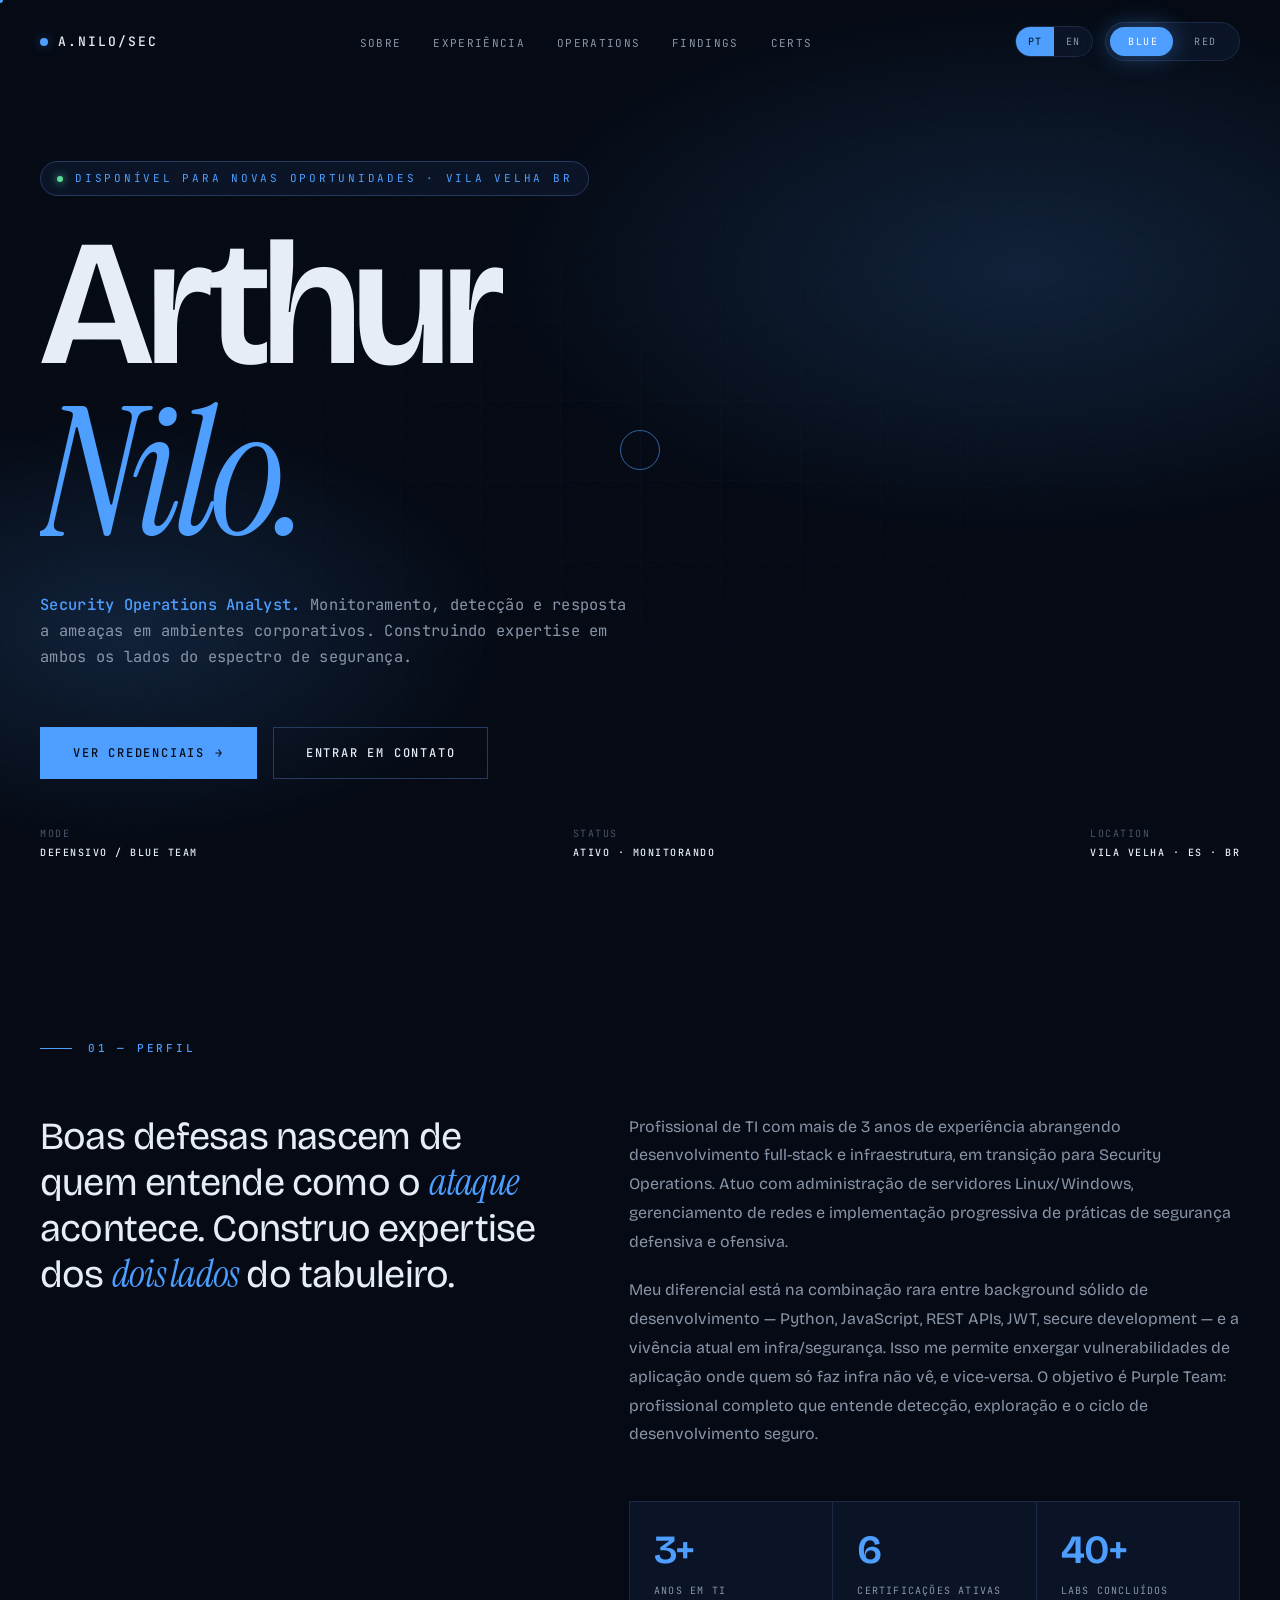
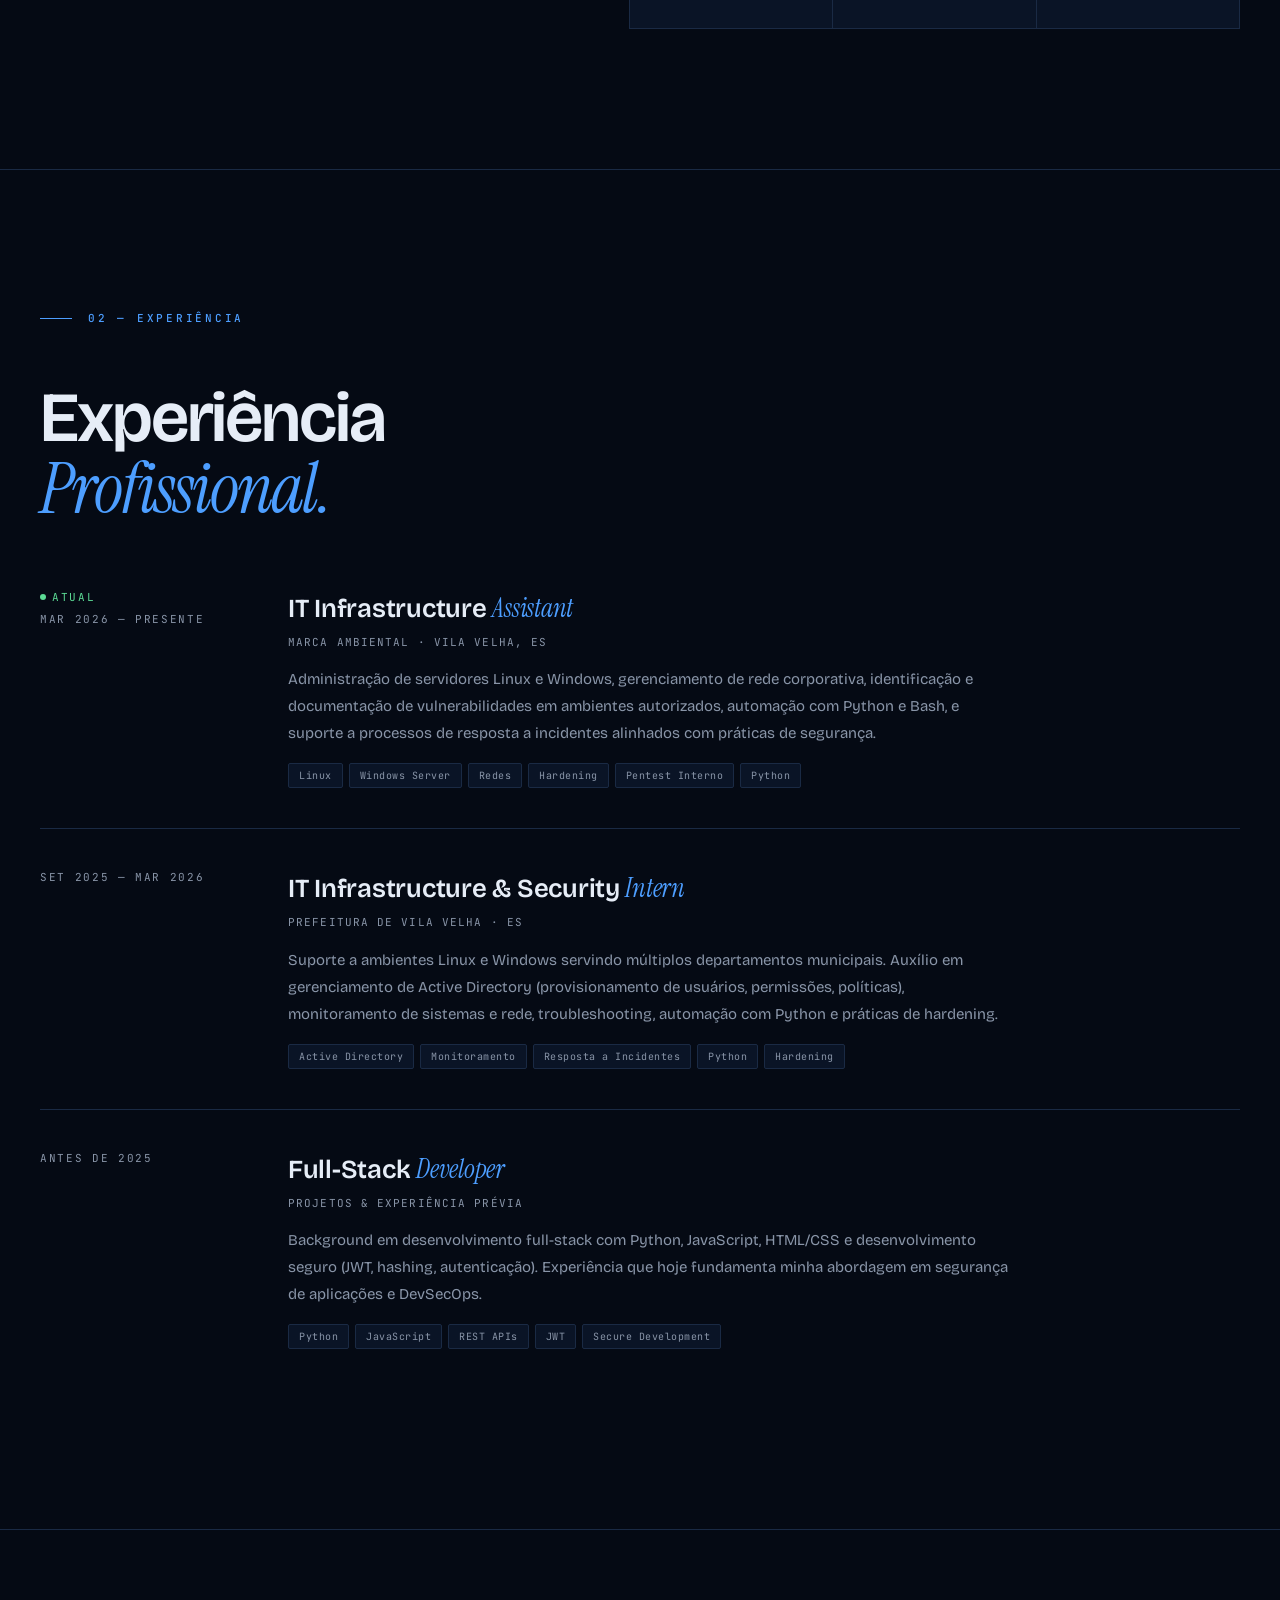
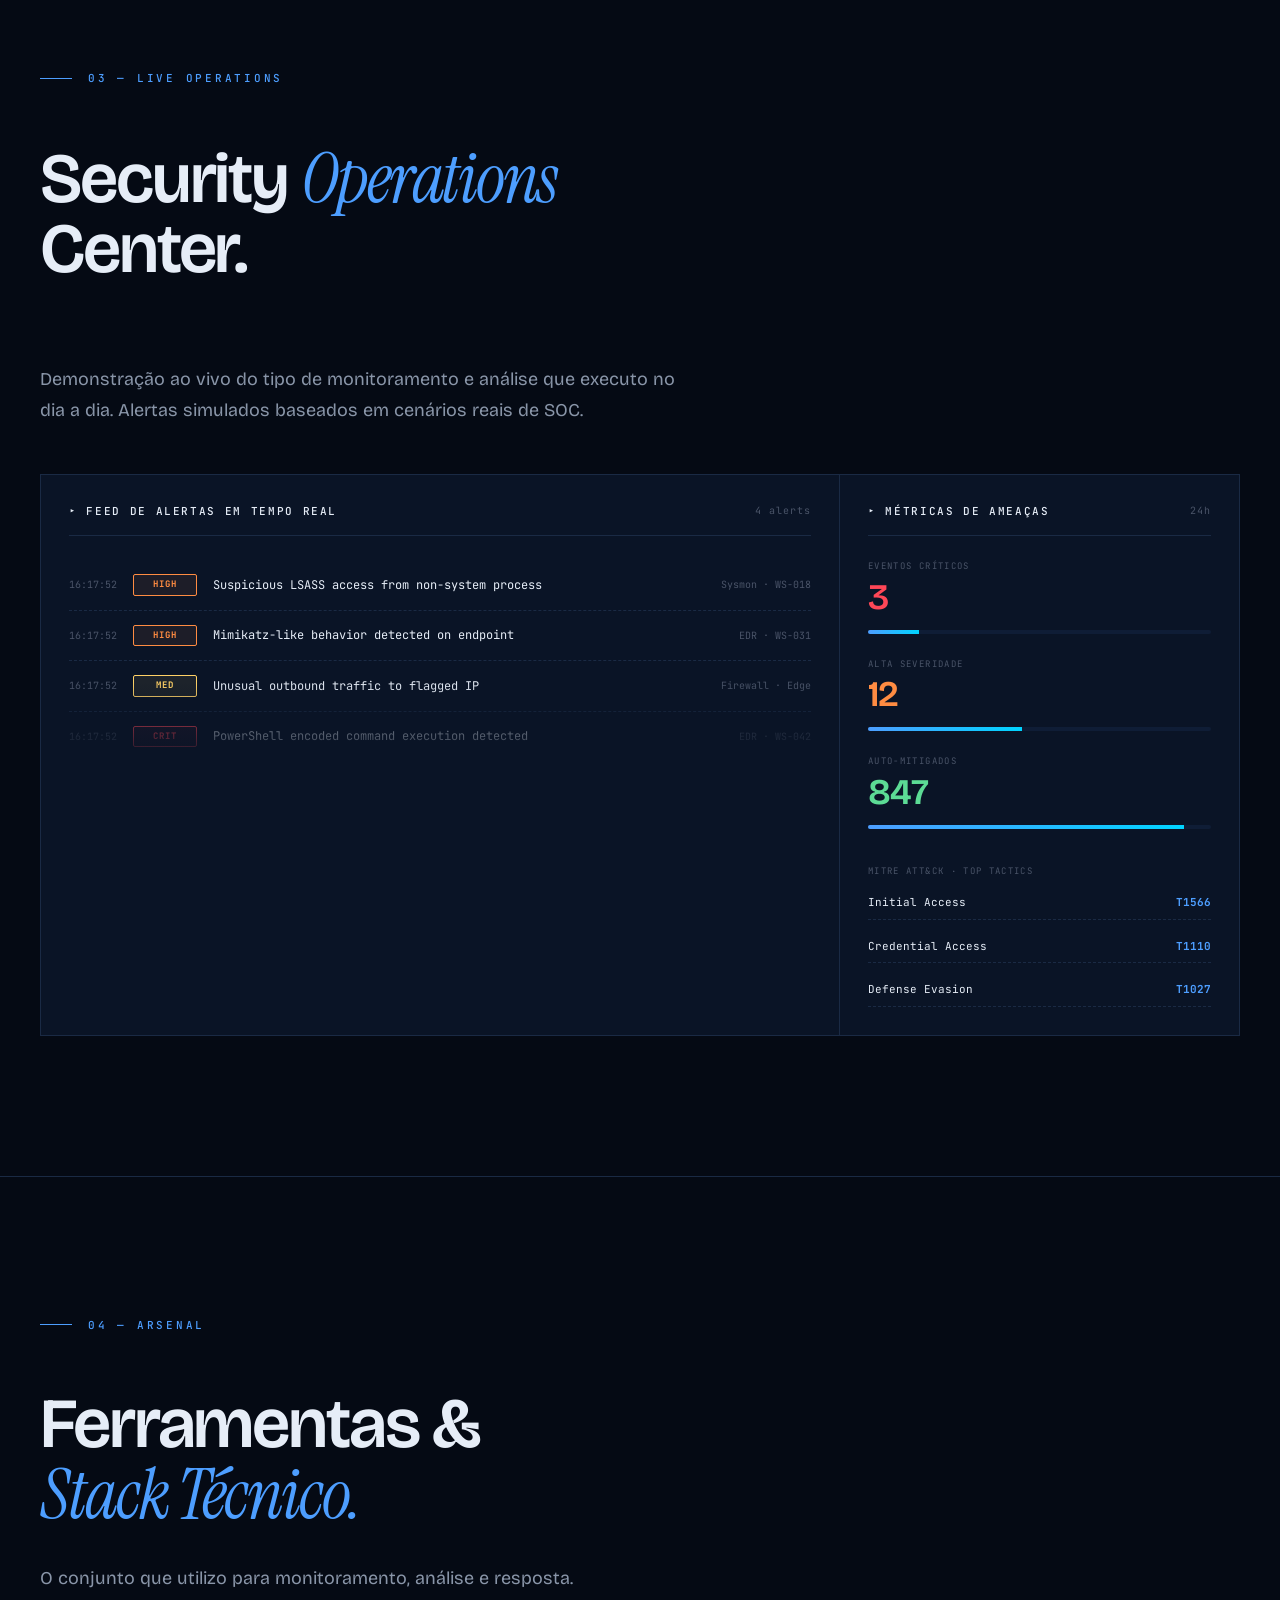
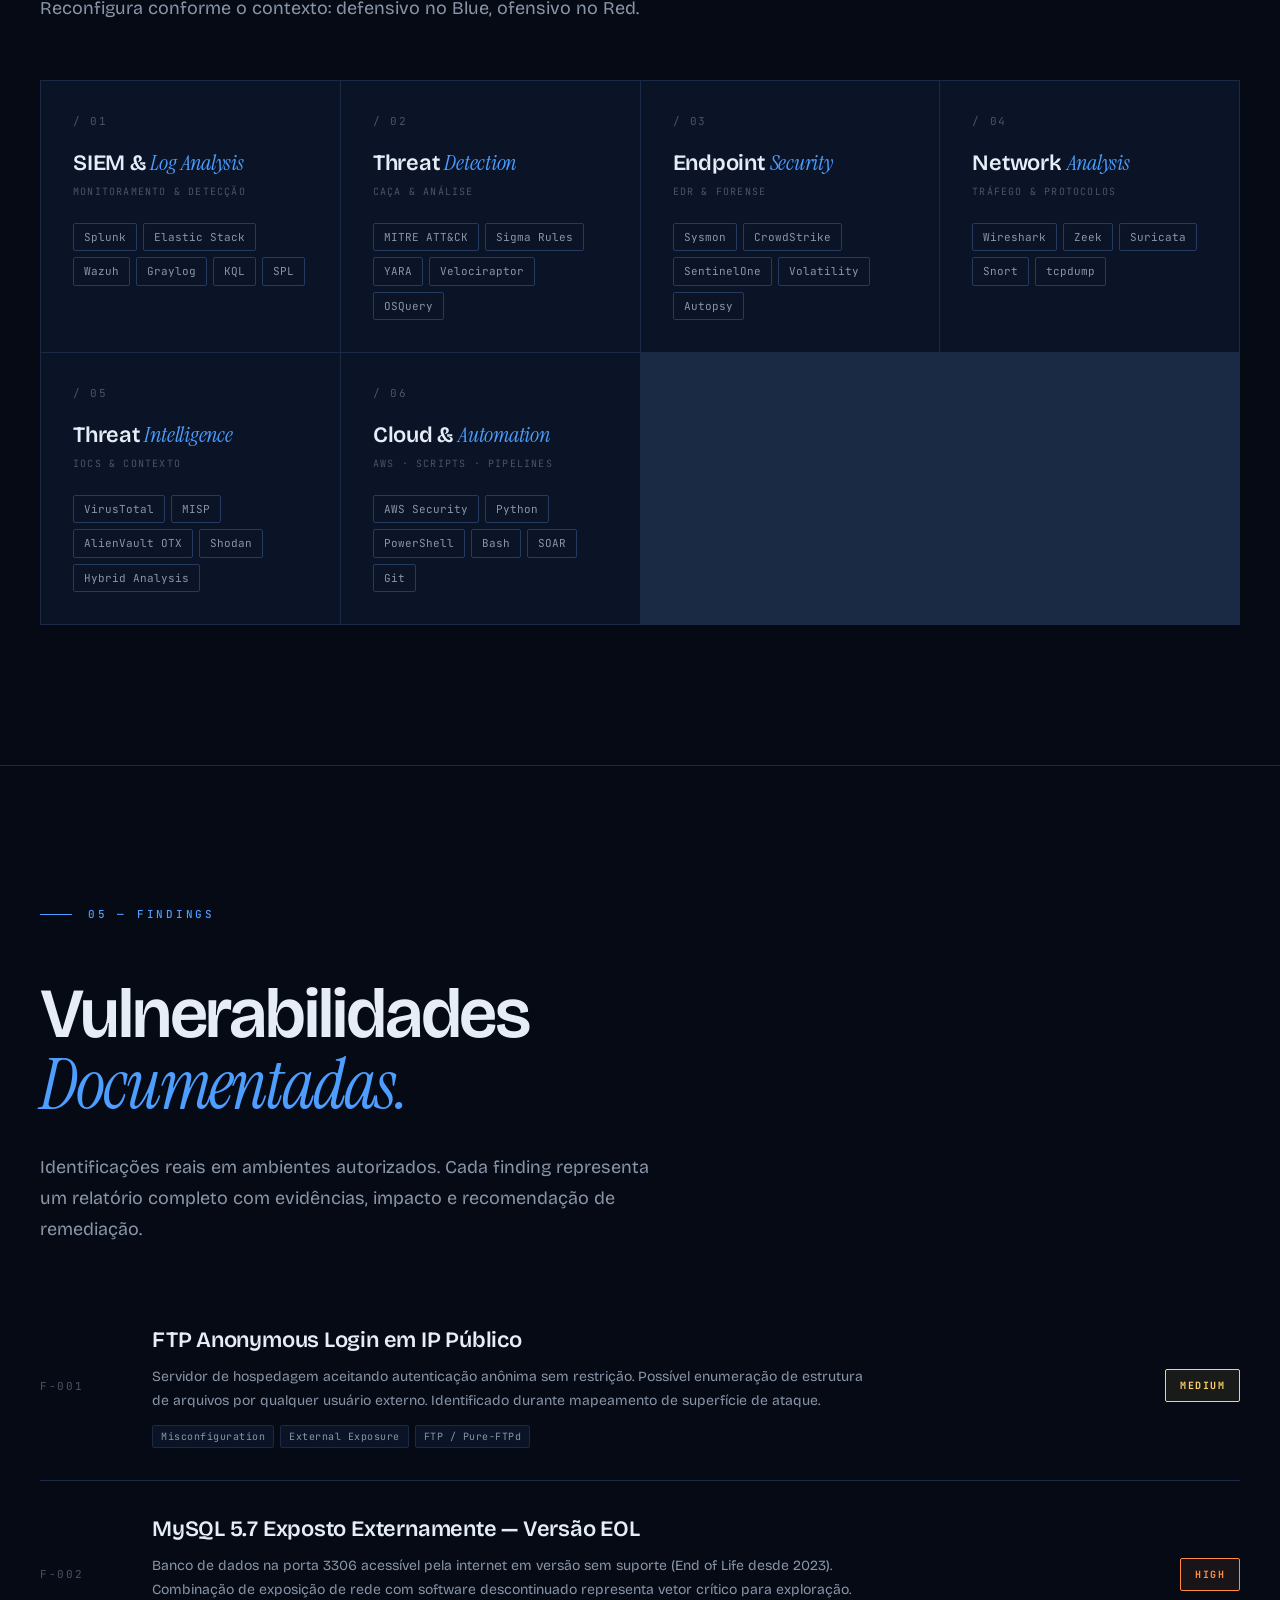
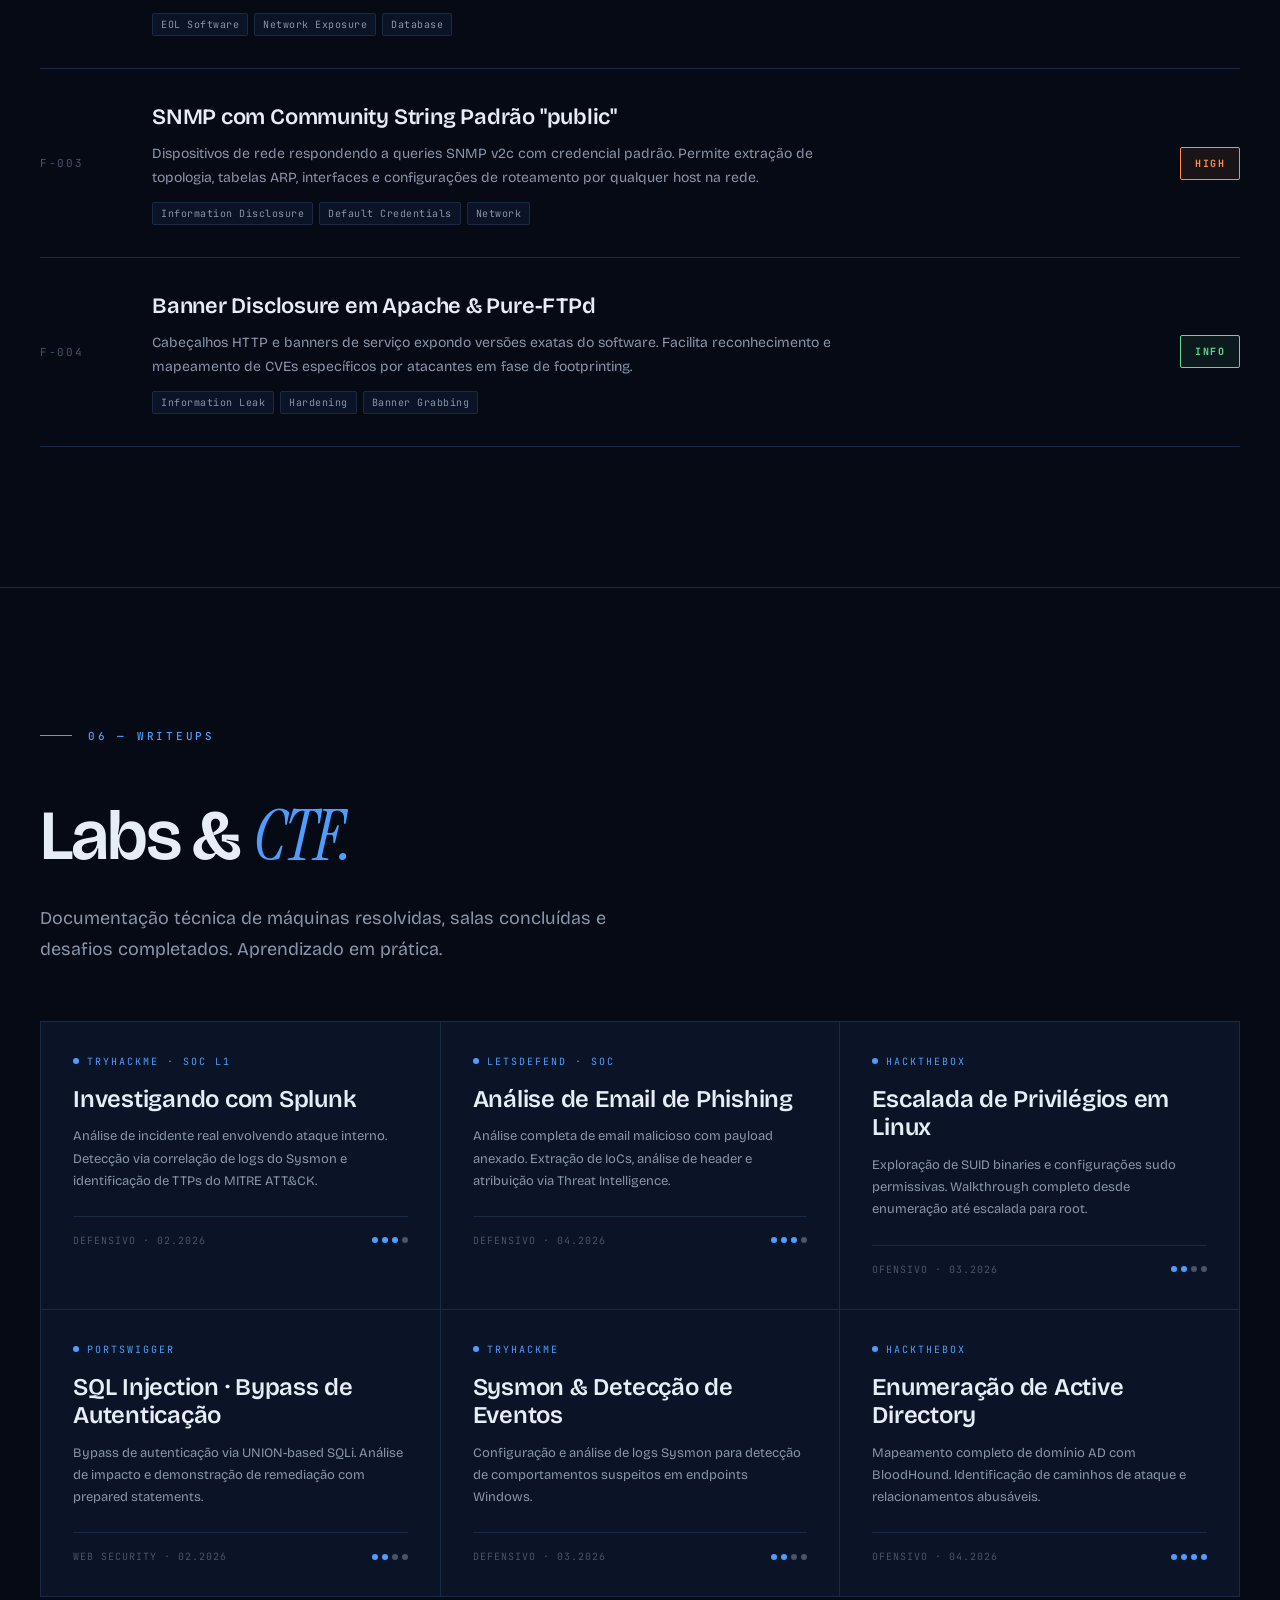
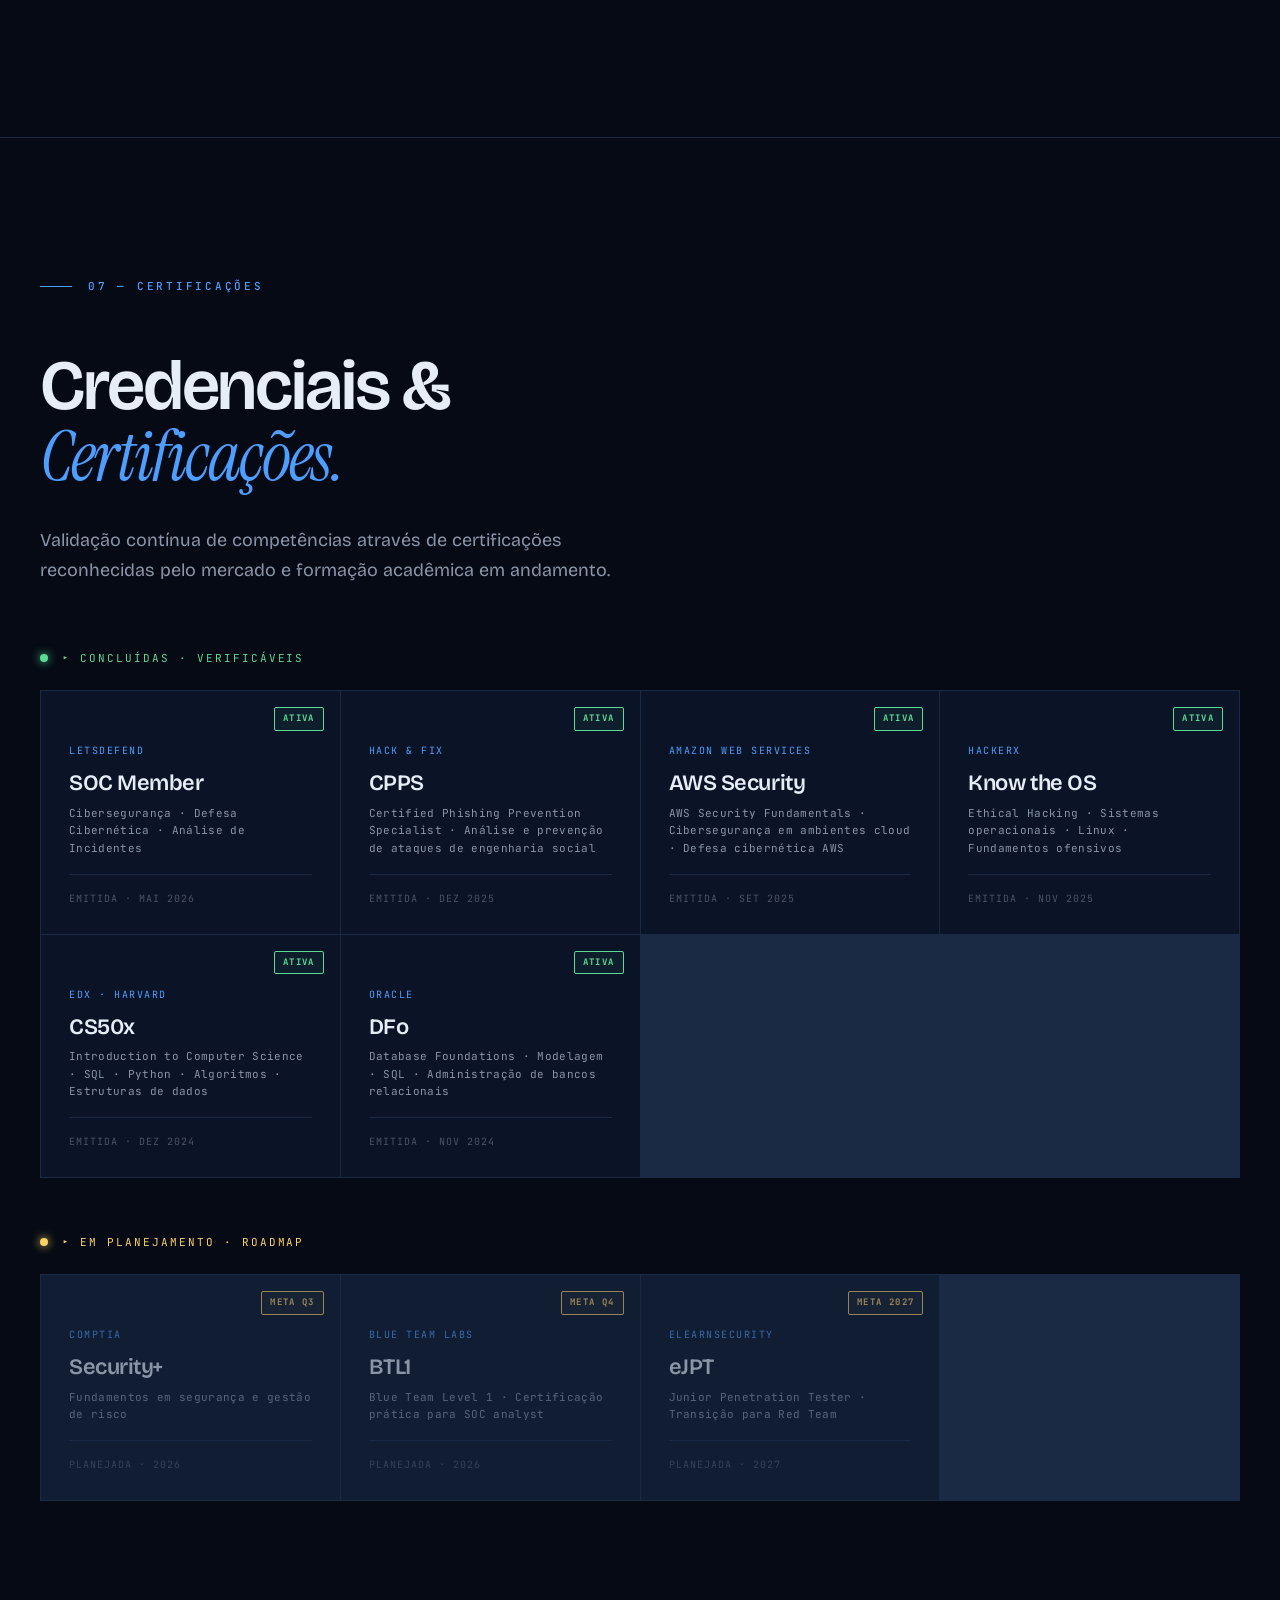
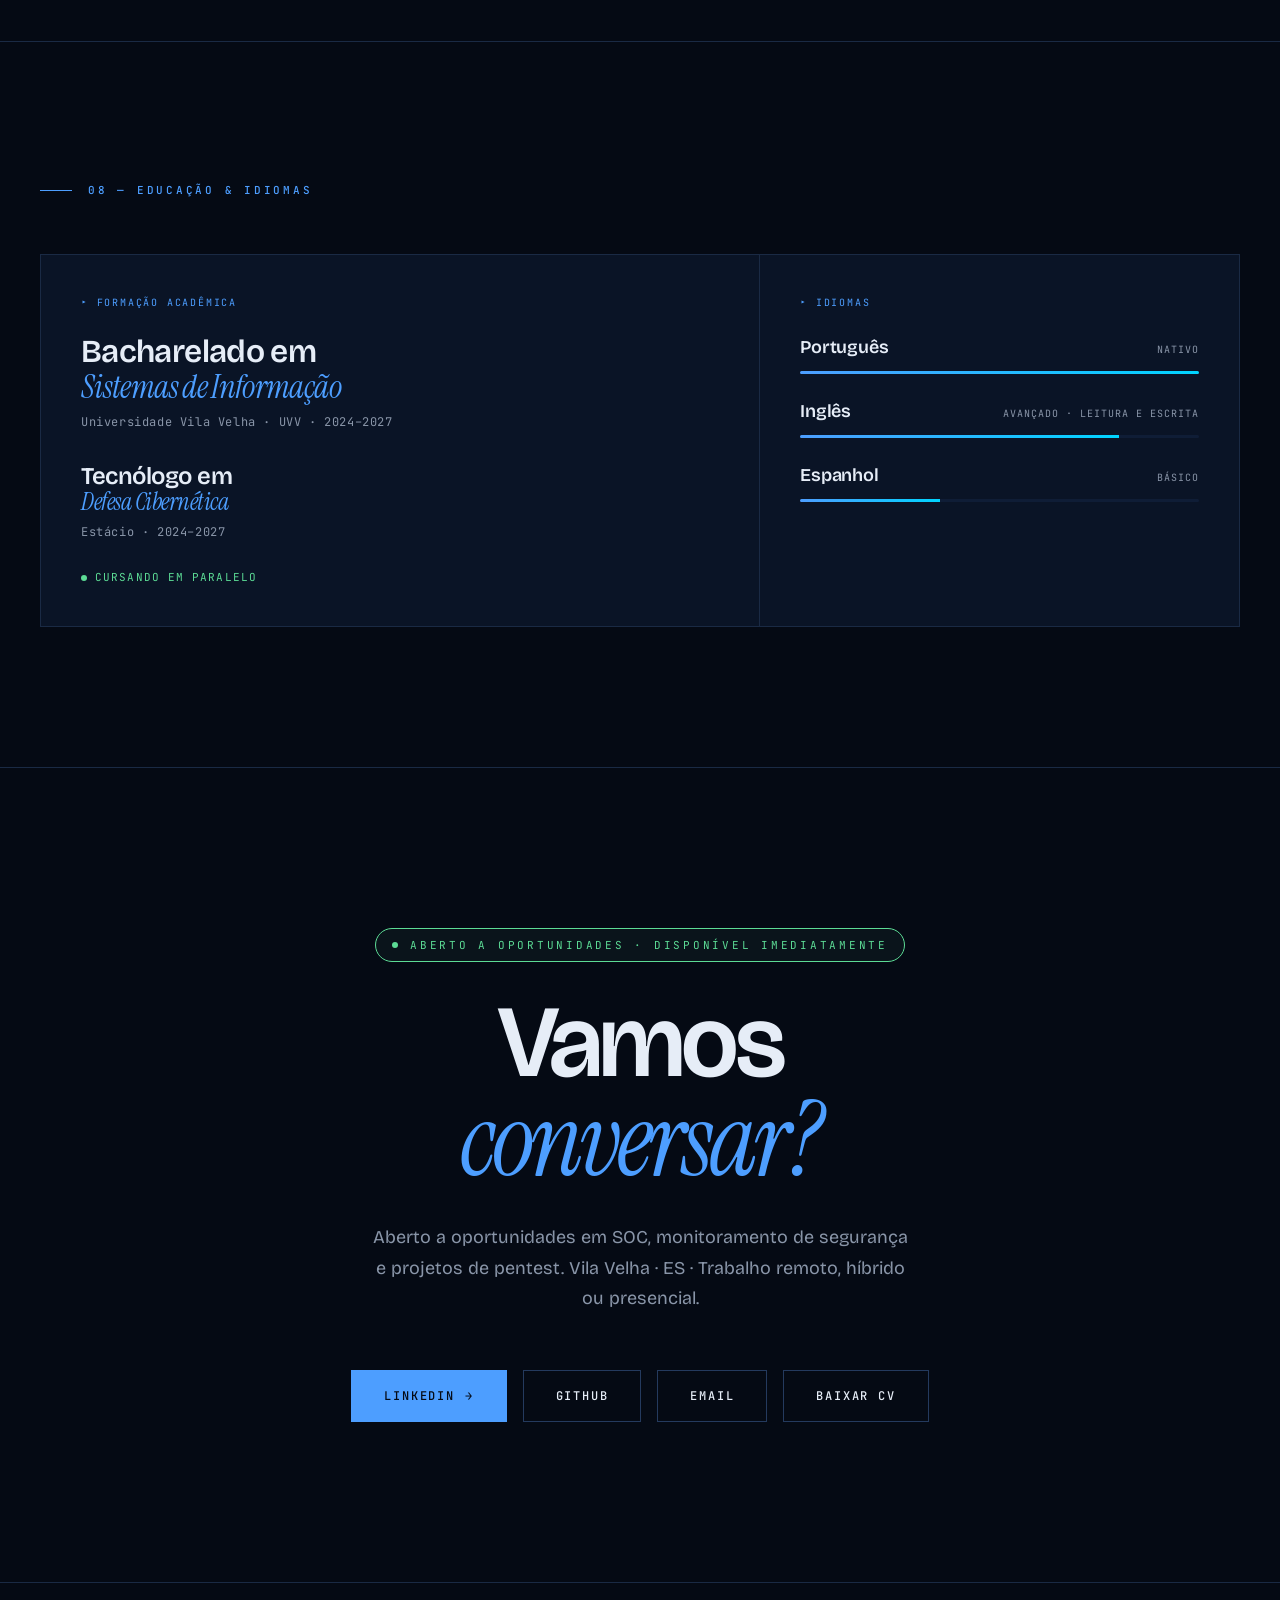
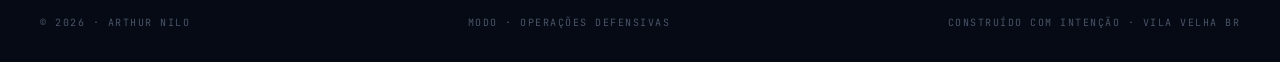
<file: index.html>
<!DOCTYPE html>
<html lang="pt-BR">
<head>
<meta charset="UTF-8">
<meta name="viewport" content="width=device-width, initial-scale=1.0">
<title>Arthur Nilo — Security Operations</title>
<meta name="description" content="SOC Analyst & Security Researcher. Defending and breaking systems.">
<link rel="preconnect" href="https://fonts.googleapis.com">
<link rel="preconnect" href="https://fonts.gstatic.com" crossorigin>
<link href="https://fonts.googleapis.com/css2?family=Bricolage+Grotesque:opsz,wght@12..96,300..800&family=Instrument+Serif:ital@0;1&family=JetBrains+Mono:wght@300;400;500;700&display=swap" rel="stylesheet">

<style>
:root {
  --bg: #050a14; --bg-deep: #020509; --surface: #0a1426; --surface-2: #0f1d36;
  --border: #1a2a44; --border-strong: #243a5e;
  --accent: #4d9eff; --accent-2: #00d4ff; --accent-glow: rgba(77, 158, 255, 0.4);
  --text: #e6edf7; --text-dim: #8995a8; --text-faint: #4a5468;
  --critical: #ff4757; --high: #ff8c42; --medium: #ffd166; --info: #5cdb95;
  --display: 'Bricolage Grotesque', sans-serif;
  --serif: 'Instrument Serif', serif;
  --mono: 'JetBrains Mono', monospace;
}
[data-team="red"] {
  --bg: #0a0507; --bg-deep: #050203; --surface: #1a0a0e; --surface-2: #2a1014;
  --border: #361418; --border-strong: #4d1f25;
  --accent: #ff3b4a; --accent-2: #ff7a3b; --accent-glow: rgba(255, 59, 74, 0.4);
  --text: #f7e8ea; --text-dim: #a89095; --text-faint: #684a4e;
}
*, *::before, *::after { box-sizing: border-box; margin: 0; padding: 0; }
html { scroll-behavior: smooth; }
body {
  background: var(--bg); color: var(--text); font-family: var(--display);
  overflow-x: hidden; cursor: none;
  transition: background 0.8s cubic-bezier(0.65, 0, 0.35, 1), color 0.8s;
  font-feature-settings: 'ss01', 'ss02';
  -webkit-font-smoothing: antialiased; line-height: 1.5;
}
@media (max-width: 768px) { body { cursor: auto; } }
::selection { background: var(--accent); color: var(--bg); }
body::before {
  content: ''; position: fixed; inset: 0;
  background-image: url("data:image/svg+xml,%3Csvg viewBox='0 0 200 200' xmlns='http://www.w3.org/2000/svg'%3E%3Cfilter id='n'%3E%3CfeTurbulence type='fractalNoise' baseFrequency='0.85' numOctaves='3'/%3E%3C/filter%3E%3Crect width='100%25' height='100%25' filter='url(%23n)' opacity='0.5'/%3E%3C/svg%3E");
  opacity: 0.05; pointer-events: none; z-index: 9996; mix-blend-mode: overlay;
}
.cursor-dot, .cursor-ring { position: fixed; pointer-events: none; border-radius: 50%; transform: translate(-50%, -50%); }
.cursor-dot { width: 6px; height: 6px; background: var(--accent); z-index: 9999; transition: width 0.2s, height 0.2s, background-color 0.4s; mix-blend-mode: screen; }
.cursor-ring { width: 40px; height: 40px; border: 1px solid var(--accent); z-index: 9998; transition: width 0.25s, height 0.25s, opacity 0.25s, border-color 0.4s; opacity: 0.6; }
@media (max-width: 768px) { .cursor-dot, .cursor-ring { display: none; } }

nav {
  position: fixed; top: 0; left: 0; right: 0; z-index: 100;
  padding: 22px 40px; display: flex; justify-content: space-between; align-items: center;
  transition: background 0.3s, backdrop-filter 0.3s, border-color 0.3s;
  border-bottom: 1px solid transparent; gap: 16px;
}
nav.scrolled { background: rgba(5, 10, 20, 0.7); backdrop-filter: blur(16px); border-color: var(--border); }
[data-team="red"] nav.scrolled { background: rgba(10, 5, 7, 0.7); }
.logo {
  font-family: var(--mono); font-size: 13px; letter-spacing: 0.15em;
  color: var(--text); text-decoration: none; font-weight: 500;
  display: flex; align-items: center; gap: 10px; flex-shrink: 0;
}
.logo::before {
  content: ''; width: 8px; height: 8px; background: var(--accent); border-radius: 50%;
  box-shadow: 0 0 12px var(--accent-glow); animation: pulse 2s ease-in-out infinite;
}
@keyframes pulse {
  0%, 100% { opacity: 1; transform: scale(1); }
  50% { opacity: 0.5; transform: scale(0.8); }
}
.nav-center { display: flex; gap: 32px; list-style: none; }
.nav-center a {
  font-family: var(--mono); font-size: 11px; color: var(--text-dim);
  text-decoration: none; letter-spacing: 0.12em; text-transform: uppercase;
  transition: color 0.2s; position: relative;
}
.nav-center a:hover { color: var(--text); }
.nav-center a::after {
  content: ''; position: absolute; bottom: -6px; left: 0;
  width: 0; height: 1px; background: var(--accent); transition: width 0.3s;
}
.nav-center a:hover::after { width: 100%; }
.nav-right { display: flex; gap: 12px; align-items: center; flex-shrink: 0; }
.team-toggle {
  position: relative; background: var(--surface); border: 1px solid var(--border);
  padding: 4px; display: flex; border-radius: 100px; cursor: none;
}
.team-toggle button {
  font-family: var(--mono); font-size: 10px; letter-spacing: 0.15em; text-transform: uppercase;
  padding: 8px 18px; border: none; background: transparent; color: var(--text-dim);
  cursor: none; position: relative; z-index: 2; transition: color 0.3s; border-radius: 100px;
}
.team-toggle button.active { color: #fff; }
.toggle-slider {
  position: absolute; top: 4px; bottom: 4px; width: calc(50% - 4px);
  background: var(--accent); border-radius: 100px;
  transition: left 0.45s cubic-bezier(0.65, 0, 0.35, 1), background 0.4s;
  box-shadow: 0 0 24px var(--accent-glow); z-index: 1;
}
[data-team="blue"] .toggle-slider { left: 4px; }
[data-team="red"] .toggle-slider { left: calc(50% + 0px); }
.lang-toggle {
  display: flex; border: 1px solid var(--border); border-radius: 100px;
  background: var(--surface); overflow: hidden;
}
.lang-toggle button {
  font-family: var(--mono); font-size: 10px; letter-spacing: 0.12em;
  padding: 8px 12px; border: none; background: transparent; color: var(--text-dim);
  cursor: none; transition: color 0.2s, background 0.2s;
}
.lang-toggle button.active { color: var(--bg); background: var(--accent); }

.hero {
  min-height: 100vh; display: flex; flex-direction: column; justify-content: center;
  padding: 120px 40px 80px; position: relative; overflow: hidden;
}
.hero-bg { position: absolute; inset: 0; z-index: 0; pointer-events: none; }
.hero-bg::before {
  content: ''; position: absolute; inset: 0;
  background:
    radial-gradient(ellipse 70% 50% at 80% 30%, var(--accent-glow) 0%, transparent 60%),
    radial-gradient(ellipse 50% 40% at 10% 70%, var(--accent-glow) 0%, transparent 60%);
  opacity: 0.4; transition: opacity 0.8s;
}
.hero-grid {
  position: absolute; inset: 0;
  background-image: linear-gradient(var(--border) 1px, transparent 1px), linear-gradient(90deg, var(--border) 1px, transparent 1px);
  background-size: 80px 80px; opacity: 0.15;
  mask-image: radial-gradient(ellipse 80% 60% at 50% 50%, black 0%, transparent 70%);
  -webkit-mask-image: radial-gradient(ellipse 80% 60% at 50% 50%, black 0%, transparent 70%);
}
.hero-line {
  position: absolute; background: linear-gradient(90deg, transparent, var(--accent), transparent);
  height: 1px; width: 200px; opacity: 0; animation: scan 4s linear infinite;
}
.hero-line:nth-child(2) { top: 30%; animation-delay: 0s; }
.hero-line:nth-child(3) { top: 65%; animation-delay: 2s; }
@keyframes scan {
  0% { left: -200px; opacity: 0; }
  20% { opacity: 0.8; }
  80% { opacity: 0.8; }
  100% { left: 100%; opacity: 0; }
}
.hero-content { position: relative; z-index: 2; max-width: 1400px; margin: 0 auto; width: 100%; }
.hero-tag {
  display: inline-flex; align-items: center; gap: 12px;
  font-family: var(--mono); font-size: 11px; color: var(--accent);
  letter-spacing: 0.25em; text-transform: uppercase; margin-bottom: 32px;
  padding: 8px 16px; border: 1px solid var(--border-strong); border-radius: 100px;
  background: var(--surface); opacity: 0;
  animation: fadeUp 0.8s cubic-bezier(0.16, 1, 0.3, 1) 0.3s forwards;
}
.hero-tag::before {
  content: ''; width: 6px; height: 6px; border-radius: 50%;
  background: var(--info); box-shadow: 0 0 8px var(--info);
  animation: pulse 2s ease-in-out infinite;
}
.hero-title {
  font-family: var(--display); font-size: clamp(72px, 14vw, 220px);
  font-weight: 600; line-height: 0.85; letter-spacing: -0.04em; margin-bottom: 24px;
}
.hero-title .word { display: inline-block; overflow: hidden; }
.hero-title .word span {
  display: inline-block; transform: translateY(110%);
  animation: revealUp 1s cubic-bezier(0.16, 1, 0.3, 1) forwards;
}
.hero-title .word:nth-child(1) span { animation-delay: 0.5s; }
.hero-title .word:nth-child(2) span { animation-delay: 0.65s; }
.hero-title em { font-family: var(--serif); font-style: italic; font-weight: 400; color: var(--accent); }
@keyframes revealUp { to { transform: translateY(0); } }
.hero-subtitle {
  font-family: var(--mono); font-size: clamp(13px, 1.2vw, 16px);
  color: var(--text-dim); margin-bottom: 56px; max-width: 600px;
  letter-spacing: 0.02em; line-height: 1.7; opacity: 0;
  animation: fadeUp 0.8s cubic-bezier(0.16, 1, 0.3, 1) 1s forwards;
}
.hero-subtitle .role { color: var(--accent); font-weight: 500; transition: color 0.6s; }
.hero-cta {
  display: flex; gap: 16px; flex-wrap: wrap; opacity: 0;
  animation: fadeUp 0.8s cubic-bezier(0.16, 1, 0.3, 1) 1.15s forwards;
}
.btn {
  font-family: var(--mono); font-size: 12px; letter-spacing: 0.15em;
  padding: 16px 32px; text-decoration: none; text-transform: uppercase;
  transition: all 0.3s; cursor: none; border: 1px solid; position: relative;
  overflow: hidden; font-weight: 500; display: inline-flex; align-items: center; gap: 10px;
}
.btn-primary { background: var(--accent); color: var(--bg); border-color: var(--accent); }
.btn-primary::before {
  content: ''; position: absolute; inset: 0; background: var(--text);
  transform: translateY(100%);
  transition: transform 0.4s cubic-bezier(0.65, 0, 0.35, 1); z-index: -1;
}
.btn-primary:hover { color: var(--bg); }
.btn-primary:hover::before { transform: translateY(0); }
.btn-secondary { background: transparent; color: var(--text); border-color: var(--border-strong); }
.btn-secondary:hover { border-color: var(--accent); color: var(--accent); }
.btn-arrow { transition: transform 0.3s; }
.btn:hover .btn-arrow { transform: translateX(4px); }
.hero-meta {
  position: absolute; bottom: 40px; left: 40px; right: 40px;
  display: flex; justify-content: space-between; align-items: flex-end;
  font-family: var(--mono); font-size: 10px; color: var(--text-faint);
  letter-spacing: 0.15em; text-transform: uppercase; opacity: 0;
  animation: fadeUp 0.8s ease 1.4s forwards;
}
.hero-meta-item { display: flex; flex-direction: column; gap: 4px; }
.hero-meta-item strong { color: var(--text); font-weight: 500; }
@keyframes fadeUp {
  from { opacity: 0; transform: translateY(20px); }
  to { opacity: 1; transform: translateY(0); }
}

section { padding: 140px 40px; max-width: 1400px; margin: 0 auto; position: relative; }
.section-label {
  display: flex; align-items: center; gap: 16px;
  font-family: var(--mono); font-size: 11px; color: var(--accent);
  letter-spacing: 0.25em; text-transform: uppercase;
  margin-bottom: 56px; font-weight: 500; transition: color 0.6s;
}
.section-label::before { content: ''; width: 32px; height: 1px; background: var(--accent); transition: background 0.6s; }
.section-title {
  font-family: var(--display); font-size: clamp(40px, 5.5vw, 84px);
  font-weight: 600; line-height: 1; letter-spacing: -0.03em; margin-bottom: 32px;
}
.section-title em { font-family: var(--serif); font-style: italic; font-weight: 400; color: var(--accent); transition: color 0.6s; }
.section-intro { font-size: 18px; color: var(--text-dim); max-width: 640px; line-height: 1.7; }

.about-grid { display: grid; grid-template-columns: 1fr 1.2fr; gap: 80px; align-items: start; }
.about-philosophy {
  font-family: var(--display); font-size: clamp(28px, 3vw, 44px);
  line-height: 1.2; letter-spacing: -0.02em; font-weight: 400;
}
.about-philosophy em { font-family: var(--serif); font-style: italic; color: var(--accent); font-weight: 400; transition: color 0.6s; }
.about-details { font-size: 16px; color: var(--text-dim); line-height: 1.8; display: flex; flex-direction: column; gap: 20px; }
.about-stats {
  display: grid; grid-template-columns: repeat(3, 1fr); gap: 1px;
  margin-top: 32px; background: var(--border); border: 1px solid var(--border);
}
.stat { background: var(--surface); padding: 28px 24px; transition: background 0.3s; }
.stat:hover { background: var(--surface-2); }
.stat-num {
  font-family: var(--display); font-size: 40px; font-weight: 600;
  color: var(--accent); line-height: 1; letter-spacing: -0.02em; transition: color 0.6s;
}
.stat-label {
  font-family: var(--mono); font-size: 10px; color: var(--text-dim);
  letter-spacing: 0.12em; text-transform: uppercase; margin-top: 12px;
}

.exp-section { border-top: 1px solid var(--border); }
.exp-list { display: flex; flex-direction: column; }
.exp-item {
  display: grid; grid-template-columns: 200px 1fr; gap: 48px;
  padding: 40px 0; border-bottom: 1px solid var(--border);
}
.exp-item:first-of-type { padding-top: 0; }
.exp-item:last-of-type { border-bottom: none; }
.exp-period {
  font-family: var(--mono); font-size: 11px; color: var(--text-dim);
  letter-spacing: 0.15em; text-transform: uppercase;
  display: flex; flex-direction: column; gap: 6px;
}
.exp-period .current { color: var(--info); display: flex; align-items: center; gap: 6px; }
.exp-period .current::before {
  content: ''; width: 6px; height: 6px; border-radius: 50%;
  background: var(--info); animation: pulse 2s ease-in-out infinite;
}
.exp-content h3 {
  font-family: var(--display); font-size: 26px; font-weight: 600;
  letter-spacing: -0.01em; margin-bottom: 6px;
}
.exp-content h3 em { font-family: var(--serif); font-style: italic; color: var(--accent); font-weight: 400; transition: color 0.6s; }
.exp-company {
  font-family: var(--mono); font-size: 11px; color: var(--text-dim);
  letter-spacing: 0.1em; text-transform: uppercase; margin-bottom: 16px;
}
.exp-content p { font-size: 15px; color: var(--text-dim); line-height: 1.8; max-width: 720px; margin-bottom: 16px; }
.exp-tags { display: flex; gap: 6px; flex-wrap: wrap; margin-top: 12px; }
.exp-tag {
  font-family: var(--mono); font-size: 10px; padding: 4px 10px;
  background: var(--surface); border: 1px solid var(--border);
  color: var(--text-dim); letter-spacing: 0.05em; border-radius: 2px;
}

.ops-section { border-top: 1px solid var(--border); }
.ops-header { display: flex; justify-content: space-between; align-items: flex-end; margin-bottom: 48px; flex-wrap: wrap; gap: 24px; }
.live-badge {
  display: inline-flex; align-items: center; gap: 8px;
  font-family: var(--mono); font-size: 10px; letter-spacing: 0.2em;
  text-transform: uppercase; color: var(--info); padding: 6px 12px;
  border: 1px solid var(--info); border-radius: 4px;
  background: rgba(92, 219, 149, 0.05);
}
.live-badge::before {
  content: ''; width: 6px; height: 6px; border-radius: 50%;
  background: var(--info); animation: pulse 1.5s ease-in-out infinite;
}
.dashboard {
  display: grid; grid-template-columns: 2fr 1fr; gap: 1px;
  background: var(--border); border: 1px solid var(--border);
  position: relative; min-height: 480px;
}
.dashboard-panel { background: var(--surface); padding: 28px; }
.panel-header {
  display: flex; justify-content: space-between; align-items: center;
  margin-bottom: 24px; padding-bottom: 16px; border-bottom: 1px solid var(--border);
}
.panel-title {
  font-family: var(--mono); font-size: 11px; color: var(--text);
  letter-spacing: 0.15em; text-transform: uppercase; font-weight: 500;
}
.panel-meta { font-family: var(--mono); font-size: 10px; color: var(--text-faint); letter-spacing: 0.1em; }
.alert-feed { display: flex; flex-direction: column; gap: 0; max-height: 380px; overflow: hidden; position: relative; }
.alert-feed::after {
  content: ''; position: absolute; bottom: 0; left: 0; right: 0;
  height: 80px; background: linear-gradient(to top, var(--surface), transparent); pointer-events: none;
}
.alert {
  display: grid; grid-template-columns: auto auto 1fr auto; gap: 16px;
  padding: 14px 0; border-bottom: 1px dashed var(--border);
  font-family: var(--mono); font-size: 12px; align-items: center;
  animation: slideIn 0.5s cubic-bezier(0.16, 1, 0.3, 1);
}
@keyframes slideIn {
  from { opacity: 0; transform: translateX(-20px); }
  to { opacity: 1; transform: translateX(0); }
}
.alert-time { color: var(--text-faint); font-size: 10px; }
.alert-sev {
  font-size: 9px; padding: 3px 8px; letter-spacing: 0.1em; text-transform: uppercase;
  font-weight: 700; border: 1px solid; border-radius: 2px; text-align: center; min-width: 64px;
}
.alert-sev.crit { color: var(--critical); border-color: var(--critical); background: rgba(255, 71, 87, 0.08); }
.alert-sev.high { color: var(--high); border-color: var(--high); background: rgba(255, 140, 66, 0.08); }
.alert-sev.med { color: var(--medium); border-color: var(--medium); background: rgba(255, 209, 102, 0.08); }
.alert-sev.info { color: var(--info); border-color: var(--info); background: rgba(92, 219, 149, 0.08); }
.alert-msg { color: var(--text); font-size: 12px; overflow: hidden; text-overflow: ellipsis; white-space: nowrap; }
.alert-src { color: var(--text-faint); font-size: 10px; }
.metrics { display: flex; flex-direction: column; gap: 24px; }
.metric { display: flex; flex-direction: column; gap: 6px; }
.metric-label { font-family: var(--mono); font-size: 9px; color: var(--text-faint); letter-spacing: 0.15em; text-transform: uppercase; }
.metric-value { font-family: var(--display); font-size: 36px; font-weight: 600; letter-spacing: -0.02em; line-height: 1; }
.metric-value.crit { color: var(--critical); }
.metric-value.high { color: var(--high); }
.metric-value.med { color: var(--medium); }
.metric-value.info { color: var(--info); }
.bar { height: 4px; background: var(--surface-2); border-radius: 2px; overflow: hidden; margin-top: 8px; }
.bar-fill {
  height: 100%; background: linear-gradient(90deg, var(--accent), var(--accent-2));
  width: 0; transition: width 1.5s cubic-bezier(0.65, 0, 0.35, 1);
}
.mitre-tactics { display: flex; flex-direction: column; gap: 10px; margin-top: 8px; }
.mitre-row {
  display: flex; justify-content: space-between; align-items: center;
  padding: 8px 0; border-bottom: 1px dashed var(--border);
  font-family: var(--mono); font-size: 11px;
}
.mitre-name { color: var(--text); }
.mitre-count { color: var(--accent); font-weight: 700; transition: color 0.6s; }

.arsenal-section { border-top: 1px solid var(--border); }
.arsenal-grid {
  display: grid; grid-template-columns: repeat(auto-fit, minmax(260px, 1fr));
  gap: 1px; background: var(--border); border: 1px solid var(--border);
}
.arsenal-card { background: var(--surface); padding: 32px; transition: background 0.3s; }
.arsenal-card:hover { background: var(--surface-2); }
.arsenal-card-num { font-family: var(--mono); font-size: 11px; color: var(--text-faint); letter-spacing: 0.15em; margin-bottom: 16px; }
.arsenal-card-title {
  font-family: var(--display); font-size: 22px; font-weight: 600;
  letter-spacing: -0.01em; margin-bottom: 4px;
}
.arsenal-card-title em { font-family: var(--serif); font-style: italic; color: var(--accent); font-weight: 400; transition: color 0.6s; }
.arsenal-card-sub {
  font-family: var(--mono); font-size: 10px; color: var(--text-faint);
  letter-spacing: 0.12em; text-transform: uppercase; margin-bottom: 24px;
}
.arsenal-tools { display: flex; flex-wrap: wrap; gap: 6px; }
.tool-tag {
  font-family: var(--mono); font-size: 11px; padding: 5px 10px;
  border: 1px solid var(--border-strong); color: var(--text-dim);
  border-radius: 2px; transition: all 0.2s;
}
.tool-tag:hover { border-color: var(--accent); color: var(--accent); }

.findings-section { border-top: 1px solid var(--border); }
.finding {
  display: grid; grid-template-columns: 80px 1fr auto; gap: 32px;
  padding: 32px 0; border-bottom: 1px solid var(--border);
  align-items: center; position: relative; transition: padding 0.3s;
}
.finding:hover { padding-left: 16px; }
.finding::before {
  content: ''; position: absolute; left: 0; top: 50%;
  width: 0; height: 1px; background: var(--accent); transform: translateY(-50%);
  transition: width 0.4s cubic-bezier(0.65, 0, 0.35, 1), background 0.6s;
}
.finding:hover::before { width: 8px; }
.finding-id { font-family: var(--mono); font-size: 11px; color: var(--text-faint); letter-spacing: 0.15em; }
.finding-content h3 { font-family: var(--display); font-size: 22px; font-weight: 600; letter-spacing: -0.01em; margin-bottom: 8px; }
.finding-content p { font-size: 14px; color: var(--text-dim); line-height: 1.7; max-width: 720px; margin-bottom: 12px; }
.finding-tags { display: flex; gap: 6px; flex-wrap: wrap; }
.finding-tag {
  font-family: var(--mono); font-size: 10px; padding: 3px 8px;
  background: var(--surface); border: 1px solid var(--border);
  color: var(--text-dim); letter-spacing: 0.05em; border-radius: 2px;
}
.finding-sev {
  font-family: var(--mono); font-size: 10px; padding: 8px 14px;
  letter-spacing: 0.15em; text-transform: uppercase; font-weight: 700;
  border: 1px solid; border-radius: 2px; white-space: nowrap;
}
.finding-sev.crit { color: var(--critical); border-color: var(--critical); background: rgba(255, 71, 87, 0.08); }
.finding-sev.high { color: var(--high); border-color: var(--high); background: rgba(255, 140, 66, 0.08); }
.finding-sev.med { color: var(--medium); border-color: var(--medium); background: rgba(255, 209, 102, 0.08); }
.finding-sev.info { color: var(--info); border-color: var(--info); background: rgba(92, 219, 149, 0.08); }

.writeups-section { border-top: 1px solid var(--border); }
.writeups-grid {
  display: grid; grid-template-columns: repeat(auto-fit, minmax(300px, 1fr));
  gap: 1px; background: var(--border); border: 1px solid var(--border);
}
.writeup {
  background: var(--surface); padding: 32px; cursor: none;
  transition: background 0.3s; position: relative; overflow: hidden;
  text-decoration: none; color: inherit; display: block;
}
.writeup:hover { background: var(--surface-2); }
.writeup-platform {
  font-family: var(--mono); font-size: 10px; color: var(--accent);
  letter-spacing: 0.2em; text-transform: uppercase; margin-bottom: 16px;
  display: flex; align-items: center; gap: 8px; transition: color 0.6s;
}
.writeup-platform::before {
  content: ''; width: 6px; height: 6px; background: var(--accent);
  border-radius: 50%; transition: background-color 0.6s;
}
.writeup-title { font-family: var(--display); font-size: 24px; font-weight: 600; letter-spacing: -0.01em; margin-bottom: 12px; line-height: 1.2; }
.writeup-desc { font-size: 13px; color: var(--text-dim); line-height: 1.7; margin-bottom: 24px; }
.writeup-footer {
  display: flex; justify-content: space-between; align-items: center;
  padding-top: 16px; border-top: 1px solid var(--border);
  font-family: var(--mono); font-size: 10px; color: var(--text-faint);
  letter-spacing: 0.1em; text-transform: uppercase;
}
.writeup-difficulty { display: flex; gap: 4px; }
.diff-dot { width: 6px; height: 6px; background: var(--text-faint); border-radius: 50%; }
.diff-dot.active { background: var(--accent); transition: background-color 0.6s; }

.certs-section { border-top: 1px solid var(--border); }
.certs-tier { margin-bottom: 56px; }
.certs-tier:last-child { margin-bottom: 0; }
.tier-label {
  display: flex; align-items: center; gap: 14px;
  font-family: var(--mono); font-size: 11px; letter-spacing: 0.18em;
  text-transform: uppercase; margin-bottom: 24px; color: var(--text-dim);
}
.tier-label::before { content: ''; width: 8px; height: 8px; border-radius: 50%; }
.tier-label.completed { color: var(--info); }
.tier-label.completed::before { background: var(--info); box-shadow: 0 0 10px var(--info); }
.tier-label.target { color: var(--medium); }
.tier-label.target::before { background: var(--medium); box-shadow: 0 0 10px var(--medium); }
.certs-grid {
  display: grid; grid-template-columns: repeat(auto-fill, minmax(260px, 1fr));
  gap: 1px; background: var(--border); border: 1px solid var(--border);
}
.cert {
  background: var(--surface); padding: 28px; position: relative;
  transition: background 0.3s; display: flex; flex-direction: column; min-height: 200px;
}
.cert:hover { background: var(--surface-2); }
.cert.target { opacity: 0.55; }
.cert.target:hover { opacity: 0.85; }
.cert-status {
  position: absolute; top: 16px; right: 16px;
  font-family: var(--mono); font-size: 9px; letter-spacing: 0.15em;
  text-transform: uppercase; padding: 4px 8px; border-radius: 2px; font-weight: 700;
}
.cert-status.done { color: var(--info); border: 1px solid var(--info); background: rgba(92, 219, 149, 0.05); }
.cert-status.plan { color: var(--medium); border: 1px solid var(--medium); background: rgba(255, 209, 102, 0.05); }
.cert-issuer {
  font-family: var(--mono); font-size: 10px; color: var(--accent);
  letter-spacing: 0.15em; text-transform: uppercase;
  margin-bottom: 12px; margin-top: 24px; transition: color 0.6s;
}
.cert-name {
  font-family: var(--display); font-size: 22px; font-weight: 600;
  letter-spacing: -0.02em; margin-bottom: 8px; line-height: 1.2;
}
.cert-desc {
  font-family: var(--mono); font-size: 11px; color: var(--text-dim);
  letter-spacing: 0.03em; line-height: 1.6; flex-grow: 1;
}
.cert-date {
  font-family: var(--mono); font-size: 10px; color: var(--text-faint);
  letter-spacing: 0.1em; text-transform: uppercase;
  padding-top: 16px; margin-top: 16px; border-top: 1px solid var(--border);
}

.edu-section { border-top: 1px solid var(--border); }
.edu-grid {
  display: grid; grid-template-columns: 1.5fr 1fr; gap: 1px;
  background: var(--border); border: 1px solid var(--border);
}
.edu-card { background: var(--surface); padding: 40px; }
.edu-card-label {
  font-family: var(--mono); font-size: 10px; color: var(--accent);
  letter-spacing: 0.18em; text-transform: uppercase;
  margin-bottom: 24px; transition: color 0.6s;
}
.edu-degree {
  font-family: var(--display); font-size: 32px; font-weight: 600;
  letter-spacing: -0.02em; margin-bottom: 8px; line-height: 1.1;
}
.edu-degree em { font-family: var(--serif); font-style: italic; color: var(--accent); font-weight: 400; transition: color 0.6s; }
.edu-school { font-family: var(--mono); font-size: 12px; color: var(--text-dim); letter-spacing: 0.05em; margin-bottom: 16px; }
.edu-period {
  font-family: var(--mono); font-size: 11px; color: var(--info);
  letter-spacing: 0.1em; display: flex; align-items: center; gap: 8px;
}
.edu-period::before {
  content: ''; width: 6px; height: 6px; border-radius: 50%;
  background: var(--info); animation: pulse 2s ease-in-out infinite;
}
.lang-list { display: flex; flex-direction: column; gap: 24px; margin-top: 8px; }
.lang-row { display: flex; flex-direction: column; gap: 10px; }
.lang-name { display: flex; justify-content: space-between; align-items: baseline; }
.lang-name strong { font-family: var(--display); font-size: 18px; font-weight: 600; letter-spacing: -0.01em; }
.lang-name span { font-family: var(--mono); font-size: 10px; color: var(--text-dim); letter-spacing: 0.1em; text-transform: uppercase; }
.lang-bar { height: 3px; background: var(--surface-2); border-radius: 2px; overflow: hidden; }
.lang-bar-fill {
  height: 100%; background: linear-gradient(90deg, var(--accent), var(--accent-2));
  width: 0; transition: width 1.2s cubic-bezier(0.65, 0, 0.35, 1);
}

.contact-section { border-top: 1px solid var(--border); padding: 160px 40px; text-align: center; }
.contact-tag {
  display: inline-flex; align-items: center; gap: 12px;
  font-family: var(--mono); font-size: 11px; color: var(--info);
  letter-spacing: 0.25em; text-transform: uppercase; margin-bottom: 32px;
  padding: 8px 16px; border: 1px solid var(--info); border-radius: 100px;
  background: rgba(92, 219, 149, 0.05);
}
.contact-tag::before {
  content: ''; width: 6px; height: 6px; border-radius: 50%;
  background: var(--info); animation: pulse 2s ease-in-out infinite;
}
.contact-title {
  font-family: var(--display); font-size: clamp(48px, 8vw, 132px);
  font-weight: 600; line-height: 0.95; letter-spacing: -0.04em; margin-bottom: 32px;
}
.contact-title em { font-family: var(--serif); font-style: italic; font-weight: 400; color: var(--accent); transition: color 0.6s; }
.contact-desc { font-size: 18px; color: var(--text-dim); max-width: 540px; margin: 0 auto 56px; line-height: 1.7; }
.contact-links { display: flex; justify-content: center; gap: 16px; flex-wrap: wrap; }

footer {
  border-top: 1px solid var(--border); padding: 32px 40px;
  display: flex; justify-content: space-between; align-items: center;
  font-family: var(--mono); font-size: 10px; color: var(--text-faint);
  letter-spacing: 0.15em; text-transform: uppercase; flex-wrap: wrap; gap: 16px;
}

.reveal {
  opacity: 0; transform: translateY(40px);
  transition: opacity 1s cubic-bezier(0.16, 1, 0.3, 1), transform 1s cubic-bezier(0.16, 1, 0.3, 1);
}
.reveal.visible { opacity: 1; transform: translateY(0); }
.reveal-delay-1 { transition-delay: 0.1s; }
.reveal-delay-2 { transition-delay: 0.2s; }
.reveal-delay-3 { transition-delay: 0.3s; }

@media (max-width: 1100px) { .nav-center { display: none; } }
@media (max-width: 968px) {
  nav { padding: 16px 20px; gap: 8px; }
  .hero { padding: 100px 24px 60px; }
  .hero-meta { display: none; }
  section { padding: 80px 24px; }
  .about-grid { grid-template-columns: 1fr; gap: 48px; }
  .about-stats { grid-template-columns: 1fr 1fr; }
  .dashboard { grid-template-columns: 1fr; }
  .finding { grid-template-columns: 1fr auto; }
  .finding-id { display: none; }
  .exp-item { grid-template-columns: 1fr; gap: 16px; }
  .edu-grid { grid-template-columns: 1fr; }
  .contact-section { padding: 100px 24px; }
  footer { flex-direction: column; text-align: center; }
}
@media (max-width: 540px) {
  .lang-toggle { display: none; }
  .team-toggle button { padding: 6px 12px; font-size: 9px; }
}
</style>
</head>
<body data-team="blue" data-lang="pt">

<div class="cursor-dot" id="cursorDot"></div>
<div class="cursor-ring" id="cursorRing"></div>

<nav id="nav">
  <a href="#" class="logo">A.NILO/SEC</a>
  <ul class="nav-center">
    <li><a href="#about" data-i18n="nav-about">Sobre</a></li>
    <li><a href="#exp" data-i18n="nav-exp">Experiência</a></li>
    <li><a href="#ops" data-i18n="nav-ops">Operations</a></li>
    <li><a href="#findings" data-i18n="nav-findings">Findings</a></li>
    <li><a href="#certs" data-i18n="nav-certs">Certs</a></li>
  </ul>
  <div class="nav-right">
    <div class="lang-toggle" id="langToggle">
      <button class="active" data-lang="pt">PT</button>
      <button data-lang="en">EN</button>
    </div>
    <div class="team-toggle" id="teamToggle">
      <div class="toggle-slider"></div>
      <button class="active" data-set="blue">Blue</button>
      <button data-set="red">Red</button>
    </div>
  </div>
</nav>

<header class="hero">
  <div class="hero-bg">
    <div class="hero-grid"></div>
    <div class="hero-line"></div>
    <div class="hero-line"></div>
  </div>
  <div class="hero-content">
    <div class="hero-tag" id="heroTag">Disponível para novas oportunidades · Vila Velha BR</div>
    <h1 class="hero-title">
      <span class="word"><span>Arthur</span></span><br>
      <span class="word"><span><em>Nilo.</em></span></span>
    </h1>
    <p class="hero-subtitle">
      <span class="role" id="heroRole">Security Operations Analyst.</span>
      <span data-i18n="hero-sub">Monitoramento, detecção e resposta a ameaças em ambientes corporativos. Construindo expertise em ambos os lados do espectro de segurança.</span>
    </p>
    <div class="hero-cta">
      <a href="#certs" class="btn btn-primary">
        <span data-i18n="hero-cta1">Ver Credenciais</span> <span class="btn-arrow">→</span>
      </a>
      <a href="#contact" class="btn btn-secondary" data-i18n="hero-cta2">Entrar em Contato</a>
    </div>
  </div>
  <div class="hero-meta">
    <div class="hero-meta-item">
      <span data-i18n="meta-mode">Mode</span>
      <strong id="metaMode">DEFENSIVO / BLUE TEAM</strong>
    </div>
    <div class="hero-meta-item">
      <span data-i18n="meta-status">Status</span>
      <strong data-i18n="meta-status-val">ATIVO · MONITORANDO</strong>
    </div>
    <div class="hero-meta-item">
      <span data-i18n="meta-loc">Location</span>
      <strong>VILA VELHA · ES · BR</strong>
    </div>
  </div>
</header>

<section id="about">
  <div class="section-label" data-i18n="about-label">01 — Perfil</div>
  <div class="about-grid">
    <div>
      <h2 class="about-philosophy reveal" data-i18n="about-philo">
        Boas defesas nascem de quem entende como o <em>ataque</em> acontece. Construo expertise dos <em>dois lados</em> do tabuleiro.
      </h2>
    </div>
    <div class="about-details reveal reveal-delay-1">
      <p data-i18n="about-p1">Profissional de TI com mais de 3 anos de experiência abrangendo desenvolvimento full-stack e infraestrutura, em transição para Security Operations. Atuo com administração de servidores Linux/Windows, gerenciamento de redes e implementação progressiva de práticas de segurança defensiva e ofensiva.</p>
      <p data-i18n="about-p2">Meu diferencial está na combinação rara entre background sólido de desenvolvimento — Python, JavaScript, REST APIs, JWT, secure development — e a vivência atual em infra/segurança. Isso me permite enxergar vulnerabilidades de aplicação onde quem só faz infra não vê, e vice-versa. O objetivo é Purple Team: profissional completo que entende detecção, exploração e o ciclo de desenvolvimento seguro.</p>
      <div class="about-stats">
        <div class="stat">
          <div class="stat-num" data-count="3" data-suffix="+">0</div>
          <div class="stat-label" data-i18n="stat-1">Anos em TI</div>
        </div>
        <div class="stat">
          <div class="stat-num" data-count="6">0</div>
          <div class="stat-label" data-i18n="stat-2">Certificações ativas</div>
        </div>
        <div class="stat">
          <div class="stat-num" data-count="40" data-suffix="+">0</div>
          <div class="stat-label" data-i18n="stat-3">Labs concluídos</div>
        </div>
      </div>
    </div>
  </div>
</section>

<section id="exp" class="exp-section">
  <div class="section-label" data-i18n="exp-label">02 — Experiência</div>
  <h2 class="section-title reveal" data-i18n="exp-title">Experiência<br><em>Profissional.</em></h2>

  <div class="exp-list reveal" style="margin-top:64px;">
    <div class="exp-item">
      <div class="exp-period">
        <span class="current" data-i18n="exp-current">ATUAL</span>
        <span data-i18n="exp-1-period">Mar 2026 — Presente</span>
      </div>
      <div class="exp-content">
        <h3 data-i18n="exp-1-title">IT Infrastructure <em>Assistant</em></h3>
        <div class="exp-company" data-i18n="exp-1-company">Marca Ambiental · Vila Velha, ES</div>
        <p data-i18n="exp-1-desc">Administração de servidores Linux e Windows, gerenciamento de rede corporativa, identificação e documentação de vulnerabilidades em ambientes autorizados, automação com Python e Bash, e suporte a processos de resposta a incidentes alinhados com práticas de segurança.</p>
        <div class="exp-tags">
          <span class="exp-tag">Linux</span>
          <span class="exp-tag">Windows Server</span>
          <span class="exp-tag" data-i18n="exp-1-tag1">Redes</span>
          <span class="exp-tag" data-i18n="exp-1-tag2">Hardening</span>
          <span class="exp-tag" data-i18n="exp-1-tag3">Pentest Interno</span>
          <span class="exp-tag">Python</span>
        </div>
      </div>
    </div>

    <div class="exp-item">
      <div class="exp-period">
        <span data-i18n="exp-2-period">Set 2025 — Mar 2026</span>
      </div>
      <div class="exp-content">
        <h3 data-i18n="exp-2-title">IT Infrastructure &amp; Security <em>Intern</em></h3>
        <div class="exp-company" data-i18n="exp-2-company">Prefeitura de Vila Velha · ES</div>
        <p data-i18n="exp-2-desc">Suporte a ambientes Linux e Windows servindo múltiplos departamentos municipais. Auxílio em gerenciamento de Active Directory (provisionamento de usuários, permissões, políticas), monitoramento de sistemas e rede, troubleshooting, automação com Python e práticas de hardening.</p>
        <div class="exp-tags">
          <span class="exp-tag">Active Directory</span>
          <span class="exp-tag" data-i18n="exp-2-tag1">Monitoramento</span>
          <span class="exp-tag" data-i18n="exp-2-tag2">Resposta a Incidentes</span>
          <span class="exp-tag">Python</span>
          <span class="exp-tag" data-i18n="exp-2-tag3">Hardening</span>
        </div>
      </div>
    </div>

    <div class="exp-item">
      <div class="exp-period">
        <span data-i18n="exp-3-period">Antes de 2025</span>
      </div>
      <div class="exp-content">
        <h3 data-i18n="exp-3-title">Full-Stack <em>Developer</em></h3>
        <div class="exp-company" data-i18n="exp-3-company" data-i18n-html="true">Projetos &amp; experiência prévia</div>
        <p data-i18n="exp-3-desc">Background em desenvolvimento full-stack com Python, JavaScript, HTML/CSS e desenvolvimento seguro (JWT, hashing, autenticação). Experiência que hoje fundamenta minha abordagem em segurança de aplicações e DevSecOps.</p>
        <div class="exp-tags">
          <span class="exp-tag">Python</span>
          <span class="exp-tag">JavaScript</span>
          <span class="exp-tag">REST APIs</span>
          <span class="exp-tag">JWT</span>
          <span class="exp-tag" data-i18n="exp-3-tag1">Secure Development</span>
        </div>
      </div>
    </div>
  </div>
</section>

<section id="ops" class="ops-section">
  <div class="section-label" data-i18n="ops-label">03 — Live Operations</div>
  <div class="ops-header">
    <h2 class="section-title reveal" data-i18n="ops-title">Security <em>Operations</em><br>Center.</h2>
    <span class="live-badge reveal reveal-delay-1" data-i18n="live-badge">Simulação · Ao Vivo</span>
  </div>
  <p class="section-intro reveal reveal-delay-2" style="margin-bottom:48px;" data-i18n="ops-intro">
    Demonstração ao vivo do tipo de monitoramento e análise que executo no dia a dia. Alertas simulados baseados em cenários reais de SOC.
  </p>

  <div class="dashboard reveal reveal-delay-3">
    <div class="dashboard-panel">
      <div class="panel-header">
        <span class="panel-title" data-i18n="panel-feed">▸ Feed de Alertas em Tempo Real</span>
        <span class="panel-meta" id="alertCount">0 alerts</span>
      </div>
      <div class="alert-feed" id="alertFeed"></div>
    </div>
    <div class="dashboard-panel">
      <div class="panel-header">
        <span class="panel-title" data-i18n="panel-metrics">▸ Métricas de Ameaças</span>
        <span class="panel-meta">24h</span>
      </div>
      <div class="metrics">
        <div class="metric">
          <div class="metric-label" data-i18n="metric-1">Eventos Críticos</div>
          <div class="metric-value crit" data-count="3">0</div>
          <div class="bar"><div class="bar-fill" data-width="15"></div></div>
        </div>
        <div class="metric">
          <div class="metric-label" data-i18n="metric-2">Alta Severidade</div>
          <div class="metric-value high" data-count="12">0</div>
          <div class="bar"><div class="bar-fill" data-width="45"></div></div>
        </div>
        <div class="metric">
          <div class="metric-label" data-i18n="metric-3">Auto-Mitigados</div>
          <div class="metric-value info" data-count="847">0</div>
          <div class="bar"><div class="bar-fill" data-width="92"></div></div>
        </div>
        <div style="margin-top:12px">
          <div class="metric-label" style="margin-bottom:8px">MITRE ATT&amp;CK · Top Tactics</div>
          <div class="mitre-tactics">
            <div class="mitre-row"><span class="mitre-name">Initial Access</span><span class="mitre-count">T1566</span></div>
            <div class="mitre-row"><span class="mitre-name">Credential Access</span><span class="mitre-count">T1110</span></div>
            <div class="mitre-row"><span class="mitre-name">Defense Evasion</span><span class="mitre-count">T1027</span></div>
          </div>
        </div>
      </div>
    </div>
  </div>
</section>

<section id="arsenal" class="arsenal-section">
  <div class="section-label" data-i18n="arsenal-label">04 — Arsenal</div>
  <h2 class="section-title reveal" data-i18n="arsenal-title">Ferramentas &amp;<br><em>Stack Técnico.</em></h2>
  <p class="section-intro reveal reveal-delay-1" style="margin-bottom:56px;" data-i18n="arsenal-intro">
    O conjunto que utilizo para monitoramento, análise e resposta. Reconfigura conforme o contexto: defensivo no Blue, ofensivo no Red.
  </p>

  <div class="arsenal-grid reveal" id="arsenalBlue">
    <div class="arsenal-card">
      <div class="arsenal-card-num">/ 01</div>
      <div class="arsenal-card-title">SIEM &amp; <em>Log Analysis</em></div>
      <div class="arsenal-card-sub" data-i18n="arsenal-b-1-sub">Monitoramento &amp; Detecção</div>
      <div class="arsenal-tools">
        <span class="tool-tag">Splunk</span><span class="tool-tag">Elastic Stack</span><span class="tool-tag">Wazuh</span><span class="tool-tag">Graylog</span><span class="tool-tag">KQL</span><span class="tool-tag">SPL</span>
      </div>
    </div>
    <div class="arsenal-card">
      <div class="arsenal-card-num">/ 02</div>
      <div class="arsenal-card-title">Threat <em>Detection</em></div>
      <div class="arsenal-card-sub" data-i18n="arsenal-b-2-sub">Caça &amp; Análise</div>
      <div class="arsenal-tools">
        <span class="tool-tag">MITRE ATT&amp;CK</span><span class="tool-tag">Sigma Rules</span><span class="tool-tag">YARA</span><span class="tool-tag">Velociraptor</span><span class="tool-tag">OSQuery</span>
      </div>
    </div>
    <div class="arsenal-card">
      <div class="arsenal-card-num">/ 03</div>
      <div class="arsenal-card-title">Endpoint <em>Security</em></div>
      <div class="arsenal-card-sub" data-i18n="arsenal-b-3-sub">EDR &amp; Forense</div>
      <div class="arsenal-tools">
        <span class="tool-tag">Sysmon</span><span class="tool-tag">CrowdStrike</span><span class="tool-tag">SentinelOne</span><span class="tool-tag">Volatility</span><span class="tool-tag">Autopsy</span>
      </div>
    </div>
    <div class="arsenal-card">
      <div class="arsenal-card-num">/ 04</div>
      <div class="arsenal-card-title">Network <em>Analysis</em></div>
      <div class="arsenal-card-sub" data-i18n="arsenal-b-4-sub">Tráfego &amp; Protocolos</div>
      <div class="arsenal-tools">
        <span class="tool-tag">Wireshark</span><span class="tool-tag">Zeek</span><span class="tool-tag">Suricata</span><span class="tool-tag">Snort</span><span class="tool-tag">tcpdump</span>
      </div>
    </div>
    <div class="arsenal-card">
      <div class="arsenal-card-num">/ 05</div>
      <div class="arsenal-card-title">Threat <em>Intelligence</em></div>
      <div class="arsenal-card-sub" data-i18n="arsenal-b-5-sub">IoCs &amp; Contexto</div>
      <div class="arsenal-tools">
        <span class="tool-tag">VirusTotal</span><span class="tool-tag">MISP</span><span class="tool-tag">AlienVault OTX</span><span class="tool-tag">Shodan</span><span class="tool-tag">Hybrid Analysis</span>
      </div>
    </div>
    <div class="arsenal-card">
      <div class="arsenal-card-num">/ 06</div>
      <div class="arsenal-card-title">Cloud &amp; <em>Automation</em></div>
      <div class="arsenal-card-sub">AWS · Scripts · Pipelines</div>
      <div class="arsenal-tools">
        <span class="tool-tag">AWS Security</span><span class="tool-tag">Python</span><span class="tool-tag">PowerShell</span><span class="tool-tag">Bash</span><span class="tool-tag">SOAR</span><span class="tool-tag">Git</span>
      </div>
    </div>
  </div>

  <div class="arsenal-grid reveal" id="arsenalRed" style="display:none">
    <div class="arsenal-card">
      <div class="arsenal-card-num">/ 01</div>
      <div class="arsenal-card-title">Reconnaissance &amp; <em>Recon</em></div>
      <div class="arsenal-card-sub" data-i18n="arsenal-r-1-sub">Descoberta &amp; Mapeamento</div>
      <div class="arsenal-tools">
        <span class="tool-tag">Nmap</span><span class="tool-tag">Shodan</span><span class="tool-tag">Gobuster</span><span class="tool-tag">enum4linux</span><span class="tool-tag">theHarvester</span><span class="tool-tag">Recon-ng</span>
      </div>
    </div>
    <div class="arsenal-card">
      <div class="arsenal-card-num">/ 02</div>
      <div class="arsenal-card-title">Web Application <em>Testing</em></div>
      <div class="arsenal-card-sub" data-i18n="arsenal-r-2-sub">OWASP &amp; Vulnerabilidades</div>
      <div class="arsenal-tools">
        <span class="tool-tag">Burp Suite</span><span class="tool-tag">SQLmap</span><span class="tool-tag">XSSer</span><span class="tool-tag">Nikto</span><span class="tool-tag">FFUF</span>
      </div>
    </div>
    <div class="arsenal-card">
      <div class="arsenal-card-num">/ 03</div>
      <div class="arsenal-card-title">Exploitation <em>Frameworks</em></div>
      <div class="arsenal-card-sub" data-i18n="arsenal-r-3-sub">Payload &amp; Entrega</div>
      <div class="arsenal-tools">
        <span class="tool-tag">Metasploit</span><span class="tool-tag">Empire</span><span class="tool-tag">Sliver</span><span class="tool-tag">msfvenom</span><span class="tool-tag">searchsploit</span>
      </div>
    </div>
    <div class="arsenal-card">
      <div class="arsenal-card-num">/ 04</div>
      <div class="arsenal-card-title">Credential <em>Attacks</em></div>
      <div class="arsenal-card-sub" data-i18n="arsenal-r-4-sub">Quebra &amp; Brute Force</div>
      <div class="arsenal-tools">
        <span class="tool-tag">Hydra</span><span class="tool-tag">John the Ripper</span><span class="tool-tag">Hashcat</span><span class="tool-tag">CrackMapExec</span><span class="tool-tag">Mimikatz</span>
      </div>
    </div>
    <div class="arsenal-card">
      <div class="arsenal-card-num">/ 05</div>
      <div class="arsenal-card-title">Post-Exploitation</div>
      <div class="arsenal-card-sub" data-i18n="arsenal-r-5-sub">Privilégio &amp; Persistência</div>
      <div class="arsenal-tools">
        <span class="tool-tag">LinPEAS</span><span class="tool-tag">WinPEAS</span><span class="tool-tag">GTFOBins</span><span class="tool-tag">BloodHound</span><span class="tool-tag">Impacket</span>
      </div>
    </div>
    <div class="arsenal-card">
      <div class="arsenal-card-num">/ 06</div>
      <div class="arsenal-card-title">Platforms &amp; <em>Practice</em></div>
      <div class="arsenal-card-sub" data-i18n="arsenal-r-6-sub">Aprendizado Contínuo</div>
      <div class="arsenal-tools">
        <span class="tool-tag">Kali Linux</span><span class="tool-tag">HackTheBox</span><span class="tool-tag">TryHackMe</span><span class="tool-tag">PortSwigger</span><span class="tool-tag">HackerOne</span>
      </div>
    </div>
  </div>
</section>

<section id="findings" class="findings-section">
  <div class="section-label" data-i18n="findings-label">05 — Findings</div>
  <h2 class="section-title reveal" data-i18n="findings-title">Vulnerabilidades<br><em>Documentadas.</em></h2>
  <p class="section-intro reveal reveal-delay-1" style="margin-bottom:48px;" data-i18n="findings-intro">
    Identificações reais em ambientes autorizados. Cada finding representa um relatório completo com evidências, impacto e recomendação de remediação.
  </p>

  <div class="reveal">
    <div class="finding">
      <span class="finding-id">F-001</span>
      <div class="finding-content">
        <h3 data-i18n="finding-1-title">FTP Anonymous Login em IP Público</h3>
        <p data-i18n="finding-1-desc">Servidor de hospedagem aceitando autenticação anônima sem restrição. Possível enumeração de estrutura de arquivos por qualquer usuário externo. Identificado durante mapeamento de superfície de ataque.</p>
        <div class="finding-tags">
          <span class="finding-tag">Misconfiguration</span><span class="finding-tag">External Exposure</span><span class="finding-tag">FTP / Pure-FTPd</span>
        </div>
      </div>
      <span class="finding-sev med">Medium</span>
    </div>

    <div class="finding">
      <span class="finding-id">F-002</span>
      <div class="finding-content">
        <h3 data-i18n="finding-2-title">MySQL 5.7 Exposto Externamente — Versão EOL</h3>
        <p data-i18n="finding-2-desc">Banco de dados na porta 3306 acessível pela internet em versão sem suporte (End of Life desde 2023). Combinação de exposição de rede com software descontinuado representa vetor crítico para exploração.</p>
        <div class="finding-tags">
          <span class="finding-tag">EOL Software</span><span class="finding-tag">Network Exposure</span><span class="finding-tag">Database</span>
        </div>
      </div>
      <span class="finding-sev high">High</span>
    </div>

    <div class="finding">
      <span class="finding-id">F-003</span>
      <div class="finding-content">
        <h3 data-i18n="finding-3-title">SNMP com Community String Padrão "public"</h3>
        <p data-i18n="finding-3-desc">Dispositivos de rede respondendo a queries SNMP v2c com credencial padrão. Permite extração de topologia, tabelas ARP, interfaces e configurações de roteamento por qualquer host na rede.</p>
        <div class="finding-tags">
          <span class="finding-tag">Information Disclosure</span><span class="finding-tag">Default Credentials</span><span class="finding-tag">Network</span>
        </div>
      </div>
      <span class="finding-sev high">High</span>
    </div>

    <div class="finding">
      <span class="finding-id">F-004</span>
      <div class="finding-content">
        <h3 data-i18n="finding-4-title">Banner Disclosure em Apache &amp; Pure-FTPd</h3>
        <p data-i18n="finding-4-desc">Cabeçalhos HTTP e banners de serviço expondo versões exatas do software. Facilita reconhecimento e mapeamento de CVEs específicos por atacantes em fase de footprinting.</p>
        <div class="finding-tags">
          <span class="finding-tag">Information Leak</span><span class="finding-tag">Hardening</span><span class="finding-tag">Banner Grabbing</span>
        </div>
      </div>
      <span class="finding-sev info">Info</span>
    </div>
  </div>
</section>

<section id="writeups" class="writeups-section">
  <div class="section-label" data-i18n="writeups-label">06 — Writeups</div>
  <h2 class="section-title reveal" data-i18n="writeups-title">Labs &amp; <em>CTF.</em></h2>
  <p class="section-intro reveal reveal-delay-1" style="margin-bottom:56px;" data-i18n="writeups-intro">
    Documentação técnica de máquinas resolvidas, salas concluídas e desafios completados. Aprendizado em prática.
  </p>

  <div class="writeups-grid reveal">
    <a href="#" class="writeup">
      <div class="writeup-platform">TryHackMe · SOC L1</div>
      <h3 class="writeup-title" data-i18n="wu-1-title">Investigando com Splunk</h3>
      <p class="writeup-desc" data-i18n="wu-1-desc">Análise de incidente real envolvendo ataque interno. Detecção via correlação de logs do Sysmon e identificação de TTPs do MITRE ATT&amp;CK.</p>
      <div class="writeup-footer">
        <span data-i18n="wu-1-meta">Defensivo · 02.2026</span>
        <div class="writeup-difficulty"><span class="diff-dot active"></span><span class="diff-dot active"></span><span class="diff-dot active"></span><span class="diff-dot"></span></div>
      </div>
    </a>
    <a href="#" class="writeup">
      <div class="writeup-platform">LetsDefend · SOC</div>
      <h3 class="writeup-title" data-i18n="wu-2-title">Análise de Email de Phishing</h3>
      <p class="writeup-desc" data-i18n="wu-2-desc">Análise completa de email malicioso com payload anexado. Extração de IoCs, análise de header e atribuição via Threat Intelligence.</p>
      <div class="writeup-footer">
        <span data-i18n="wu-2-meta">Defensivo · 04.2026</span>
        <div class="writeup-difficulty"><span class="diff-dot active"></span><span class="diff-dot active"></span><span class="diff-dot active"></span><span class="diff-dot"></span></div>
      </div>
    </a>
    <a href="#" class="writeup">
      <div class="writeup-platform">HackTheBox</div>
      <h3 class="writeup-title" data-i18n="wu-3-title">Escalada de Privilégios em Linux</h3>
      <p class="writeup-desc" data-i18n="wu-3-desc">Exploração de SUID binaries e configurações sudo permissivas. Walkthrough completo desde enumeração até escalada para root.</p>
      <div class="writeup-footer">
        <span data-i18n="wu-3-meta">Ofensivo · 03.2026</span>
        <div class="writeup-difficulty"><span class="diff-dot active"></span><span class="diff-dot active"></span><span class="diff-dot"></span><span class="diff-dot"></span></div>
      </div>
    </a>
    <a href="#" class="writeup">
      <div class="writeup-platform">PortSwigger</div>
      <h3 class="writeup-title" data-i18n="wu-4-title">SQL Injection · Bypass de Autenticação</h3>
      <p class="writeup-desc" data-i18n="wu-4-desc">Bypass de autenticação via UNION-based SQLi. Análise de impacto e demonstração de remediação com prepared statements.</p>
      <div class="writeup-footer">
        <span data-i18n="wu-4-meta">Web Security · 02.2026</span>
        <div class="writeup-difficulty"><span class="diff-dot active"></span><span class="diff-dot active"></span><span class="diff-dot"></span><span class="diff-dot"></span></div>
      </div>
    </a>
    <a href="#" class="writeup">
      <div class="writeup-platform">TryHackMe</div>
      <h3 class="writeup-title" data-i18n="wu-5-title">Sysmon &amp; Detecção de Eventos</h3>
      <p class="writeup-desc" data-i18n="wu-5-desc">Configuração e análise de logs Sysmon para detecção de comportamentos suspeitos em endpoints Windows.</p>
      <div class="writeup-footer">
        <span data-i18n="wu-5-meta">Defensivo · 03.2026</span>
        <div class="writeup-difficulty"><span class="diff-dot active"></span><span class="diff-dot active"></span><span class="diff-dot"></span><span class="diff-dot"></span></div>
      </div>
    </a>
    <a href="#" class="writeup">
      <div class="writeup-platform">HackTheBox</div>
      <h3 class="writeup-title" data-i18n="wu-6-title">Enumeração de Active Directory</h3>
      <p class="writeup-desc" data-i18n="wu-6-desc">Mapeamento completo de domínio AD com BloodHound. Identificação de caminhos de ataque e relacionamentos abusáveis.</p>
      <div class="writeup-footer">
        <span data-i18n="wu-6-meta">Ofensivo · 04.2026</span>
        <div class="writeup-difficulty"><span class="diff-dot active"></span><span class="diff-dot active"></span><span class="diff-dot active"></span><span class="diff-dot active"></span></div>
      </div>
    </a>
  </div>
</section>

<section id="certs" class="certs-section">
  <div class="section-label" data-i18n="certs-label">07 — Certificações</div>
  <h2 class="section-title reveal" data-i18n="certs-title">Credenciais &amp;<br><em>Certificações.</em></h2>
  <p class="section-intro reveal reveal-delay-1" style="margin-bottom:64px;" data-i18n="certs-intro">
    Validação contínua de competências através de certificações reconhecidas pelo mercado e formação acadêmica em andamento.
  </p>

  <div class="certs-tier reveal">
    <div class="tier-label completed"><span data-i18n="tier-completed">▸ Concluídas · Verificáveis</span></div>
    <div class="certs-grid">
      <div class="cert">
        <span class="cert-status done" data-i18n="status-done">Ativa</span>
        <div class="cert-issuer">LetsDefend</div>
        <div class="cert-name">SOC Member</div>
        <div class="cert-desc" data-i18n="cert-1-desc">Cibersegurança · Defesa Cibernética · Análise de Incidentes</div>
        <div class="cert-date" data-i18n="cert-1-date">Emitida · Mai 2026</div>
      </div>
      <div class="cert">
        <span class="cert-status done" data-i18n="status-done">Ativa</span>
        <div class="cert-issuer">Hack &amp; Fix</div>
        <div class="cert-name">CPPS</div>
        <div class="cert-desc" data-i18n="cert-2-desc">Certified Phishing Prevention Specialist · Análise e prevenção de ataques de engenharia social</div>
        <div class="cert-date" data-i18n="cert-2-date">Emitida · Dez 2025</div>
      </div>
      <div class="cert">
        <span class="cert-status done" data-i18n="status-done">Ativa</span>
        <div class="cert-issuer">Amazon Web Services</div>
        <div class="cert-name">AWS Security</div>
        <div class="cert-desc" data-i18n="cert-3-desc">AWS Security Fundamentals · Cibersegurança em ambientes cloud · Defesa cibernética AWS</div>
        <div class="cert-date" data-i18n="cert-3-date">Emitida · Set 2025</div>
      </div>
      <div class="cert">
        <span class="cert-status done" data-i18n="status-done">Ativa</span>
        <div class="cert-issuer">HackerX</div>
        <div class="cert-name">Know the OS</div>
        <div class="cert-desc" data-i18n="cert-4-desc">Ethical Hacking · Sistemas operacionais · Linux · Fundamentos ofensivos</div>
        <div class="cert-date" data-i18n="cert-4-date">Emitida · Nov 2025</div>
      </div>
      <div class="cert">
        <span class="cert-status done" data-i18n="status-done">Ativa</span>
        <div class="cert-issuer">edX · Harvard</div>
        <div class="cert-name">CS50x</div>
        <div class="cert-desc" data-i18n="cert-5-desc">Introduction to Computer Science · SQL · Python · Algoritmos · Estruturas de dados</div>
        <div class="cert-date" data-i18n="cert-5-date">Emitida · Dez 2024</div>
      </div>
      <div class="cert">
        <span class="cert-status done" data-i18n="status-done">Ativa</span>
        <div class="cert-issuer">Oracle</div>
        <div class="cert-name">DFo</div>
        <div class="cert-desc" data-i18n="cert-6-desc">Database Foundations · Modelagem · SQL · Administração de bancos relacionais</div>
        <div class="cert-date" data-i18n="cert-6-date">Emitida · Nov 2024</div>
      </div>
    </div>
  </div>

  <div class="certs-tier reveal reveal-delay-1">
    <div class="tier-label target"><span data-i18n="tier-target">▸ Em Planejamento · Roadmap</span></div>
    <div class="certs-grid">
      <div class="cert target">
        <span class="cert-status plan" data-i18n="cert-plan-q3">Meta Q3</span>
        <div class="cert-issuer">CompTIA</div>
        <div class="cert-name">Security+</div>
        <div class="cert-desc" data-i18n="cert-p-1-desc">Fundamentos em segurança e gestão de risco</div>
        <div class="cert-date" data-i18n="cert-p-1-date">Planejada · 2026</div>
      </div>
      <div class="cert target">
        <span class="cert-status plan" data-i18n="cert-plan-q4">Meta Q4</span>
        <div class="cert-issuer">Blue Team Labs</div>
        <div class="cert-name">BTL1</div>
        <div class="cert-desc" data-i18n="cert-p-2-desc">Blue Team Level 1 · Certificação prática para SOC analyst</div>
        <div class="cert-date" data-i18n="cert-p-2-date">Planejada · 2026</div>
      </div>
      <div class="cert target">
        <span class="cert-status plan" data-i18n="cert-plan-2027">Meta 2027</span>
        <div class="cert-issuer">eLearnSecurity</div>
        <div class="cert-name">eJPT</div>
        <div class="cert-desc" data-i18n="cert-p-3-desc">Junior Penetration Tester · Transição para Red Team</div>
        <div class="cert-date" data-i18n="cert-p-3-date">Planejada · 2027</div>
      </div>
    </div>
  </div>
</section>

<section id="edu" class="edu-section">
  <div class="section-label" data-i18n="edu-label">08 — Educação &amp; Idiomas</div>

  <div class="edu-grid reveal">
    <div class="edu-card">
      <div class="edu-card-label" data-i18n="edu-card-label-1">▸ Formação Acadêmica</div>
      <div class="edu-degree" data-i18n="edu-degree-1">Bacharelado em<br><em>Sistemas de Informação</em></div>
      <div class="edu-school" data-i18n="edu-school-1">Universidade Vila Velha · UVV · 2024–2027</div>
      <div style="height:16px"></div>
      <div class="edu-degree" style="font-size:24px" data-i18n="edu-degree-2">Tecnólogo em<br><em>Defesa Cibernética</em></div>
      <div class="edu-school" data-i18n="edu-school-2">Estácio · 2024–2027</div>
      <div style="height:12px"></div>
      <div class="edu-period"><span data-i18n="edu-status">CURSANDO EM PARALELO</span></div>
    </div>
    <div class="edu-card">
      <div class="edu-card-label" data-i18n="edu-card-label-2">▸ Idiomas</div>
      <div class="lang-list">
        <div class="lang-row">
          <div class="lang-name">
            <strong data-i18n="lang-1">Português</strong>
            <span data-i18n="lang-1-level">NATIVO</span>
          </div>
          <div class="lang-bar"><div class="lang-bar-fill" data-width="100"></div></div>
        </div>
        <div class="lang-row">
          <div class="lang-name">
            <strong data-i18n="lang-2">Inglês</strong>
            <span data-i18n="lang-2-level">AVANÇADO · LEITURA E ESCRITA</span>
          </div>
          <div class="lang-bar"><div class="lang-bar-fill" data-width="80"></div></div>
        </div>
        <div class="lang-row">
          <div class="lang-name">
            <strong data-i18n="lang-3">Espanhol</strong>
            <span data-i18n="lang-3-level">BÁSICO</span>
          </div>
          <div class="lang-bar"><div class="lang-bar-fill" data-width="35"></div></div>
        </div>
      </div>
    </div>
  </div>
</section>

<section id="contact" class="contact-section">
  <span class="contact-tag reveal" data-i18n="contact-tag">Aberto a oportunidades · Disponível imediatamente</span>
  <h2 class="contact-title reveal reveal-delay-1" data-i18n="contact-title">Vamos<br><em>conversar?</em></h2>
  <p class="contact-desc reveal reveal-delay-2" data-i18n="contact-desc">
    Aberto a oportunidades em SOC, monitoramento de segurança e projetos de pentest. Vila Velha · ES · Trabalho remoto, híbrido ou presencial.
  </p>
  <div class="contact-links reveal reveal-delay-3">
    <a href="https://linkedin.com/in/arthurnilo" target="_blank" class="btn btn-primary">
      LinkedIn <span class="btn-arrow">→</span>
    </a>
    <a href="https://github.com/arthurnilo" target="_blank" class="btn btn-secondary">GitHub</a>
    <a href="mailto:contato@arthurnilo.dev" class="btn btn-secondary">Email</a>
    <a href="#" class="btn btn-secondary" data-i18n="contact-cv">Baixar CV</a>
  </div>
</section>

<footer>
  <span>© 2026 · Arthur Nilo</span>
  <span id="footerMode" data-i18n="footer-mode">Modo · Operações Defensivas</span>
  <span data-i18n="footer-built">Construído com intenção · Vila Velha BR</span>
</footer>

<script>
const i18n = {
  pt: {
    'nav-about': 'Sobre','nav-exp': 'Experiência','nav-ops': 'Operations','nav-findings': 'Findings','nav-certs': 'Certs',
    'hero-tag-blue': 'Disponível para novas oportunidades · Vila Velha BR',
    'hero-tag-red': 'Disponível para novas oportunidades · Vila Velha BR',
    'hero-role-blue': 'Security Operations Analyst.','hero-role-red': 'Offensive Security Researcher.',
    'hero-sub': 'Monitoramento, detecção e resposta a ameaças em ambientes corporativos. Construindo expertise em ambos os lados do espectro de segurança.',
    'hero-cta1': 'Ver Credenciais','hero-cta2': 'Entrar em Contato',
    'meta-mode': 'Mode','meta-status': 'Status','meta-status-val': 'ATIVO · MONITORANDO','meta-loc': 'Location',
    'meta-mode-blue': 'DEFENSIVO / BLUE TEAM','meta-mode-red': 'OFENSIVO / RED TEAM',
    'about-label': '01 — Perfil',
    'about-philo': 'Boas defesas nascem de quem entende como o <em>ataque</em> acontece. Construo expertise dos <em>dois lados</em> do tabuleiro.',
    'about-p1': 'Profissional de TI com mais de 3 anos de experiência abrangendo desenvolvimento full-stack e infraestrutura, em transição para Security Operations. Atuo com administração de servidores Linux/Windows, gerenciamento de redes e implementação progressiva de práticas de segurança defensiva e ofensiva.',
    'about-p2': 'Meu diferencial está na combinação rara entre background sólido de desenvolvimento — Python, JavaScript, REST APIs, JWT, secure development — e a vivência atual em infra/segurança. Isso me permite enxergar vulnerabilidades de aplicação onde quem só faz infra não vê, e vice-versa. O objetivo é Purple Team: profissional completo que entende detecção, exploração e o ciclo de desenvolvimento seguro.',
    'stat-1': 'Anos em TI','stat-2': 'Certificações ativas','stat-3': 'Labs concluídos',
    'exp-label': '02 — Experiência','exp-title': 'Experiência<br><em>Profissional.</em>',
    'exp-current': 'ATUAL','exp-1-period': 'Mar 2026 — Presente',
    'exp-1-title': 'IT Infrastructure <em>Assistant</em>',
    'exp-1-company': 'Marca Ambiental · Vila Velha, ES',
    'exp-1-desc': 'Administração de servidores Linux e Windows, gerenciamento de rede corporativa, identificação e documentação de vulnerabilidades em ambientes autorizados, automação com Python e Bash, e suporte a processos de resposta a incidentes alinhados com práticas de segurança.',
    'exp-1-tag1': 'Redes','exp-1-tag2': 'Hardening','exp-1-tag3': 'Pentest Interno',
    'exp-2-period': 'Set 2025 — Mar 2026',
    'exp-2-title': 'IT Infrastructure & Security <em>Intern</em>',
    'exp-2-company': 'Prefeitura de Vila Velha · ES',
    'exp-2-desc': 'Suporte a ambientes Linux e Windows servindo múltiplos departamentos municipais. Auxílio em gerenciamento de Active Directory (provisionamento de usuários, permissões, políticas), monitoramento de sistemas e rede, troubleshooting, automação com Python e práticas de hardening.',
    'exp-2-tag1': 'Monitoramento','exp-2-tag2': 'Resposta a Incidentes','exp-2-tag3': 'Hardening',
    'exp-3-period': 'Antes de 2025',
    'exp-3-title': 'Full-Stack <em>Developer</em>',
    'exp-3-company': 'Projetos & experiência prévia',
    'exp-3-desc': 'Background em desenvolvimento full-stack com Python, JavaScript, HTML/CSS e desenvolvimento seguro (JWT, hashing, autenticação). Experiência que hoje fundamenta minha abordagem em segurança de aplicações e DevSecOps.',
    'exp-3-tag1': 'Secure Development',
    'ops-label': '03 — Live Operations','ops-title': 'Security <em>Operations</em><br>Center.',
    'live-badge': 'Simulação · Ao Vivo',
    'ops-intro': 'Demonstração ao vivo do tipo de monitoramento e análise que executo no dia a dia. Alertas simulados baseados em cenários reais de SOC.',
    'panel-feed': '▸ Feed de Alertas em Tempo Real','panel-metrics': '▸ Métricas de Ameaças',
    'metric-1': 'Eventos Críticos','metric-2': 'Alta Severidade','metric-3': 'Auto-Mitigados',
    'arsenal-label': '04 — Arsenal','arsenal-title': 'Ferramentas &amp;<br><em>Stack Técnico.</em>',
    'arsenal-intro': 'O conjunto que utilizo para monitoramento, análise e resposta. Reconfigura conforme o contexto: defensivo no Blue, ofensivo no Red.',
    'arsenal-b-1-sub': 'Monitoramento & Detecção','arsenal-b-2-sub': 'Caça & Análise','arsenal-b-3-sub': 'EDR & Forense',
    'arsenal-b-4-sub': 'Tráfego & Protocolos','arsenal-b-5-sub': 'IoCs & Contexto',
    'arsenal-r-1-sub': 'Descoberta & Mapeamento','arsenal-r-2-sub': 'OWASP & Vulnerabilidades','arsenal-r-3-sub': 'Payload & Entrega',
    'arsenal-r-4-sub': 'Quebra & Brute Force','arsenal-r-5-sub': 'Privilégio & Persistência','arsenal-r-6-sub': 'Aprendizado Contínuo',
    'findings-label': '05 — Findings','findings-title': 'Vulnerabilidades<br><em>Documentadas.</em>',
    'findings-intro': 'Identificações reais em ambientes autorizados. Cada finding representa um relatório completo com evidências, impacto e recomendação de remediação.',
    'finding-1-title': 'FTP Anonymous Login em IP Público',
    'finding-1-desc': 'Servidor de hospedagem aceitando autenticação anônima sem restrição. Possível enumeração de estrutura de arquivos por qualquer usuário externo. Identificado durante mapeamento de superfície de ataque.',
    'finding-2-title': 'MySQL 5.7 Exposto Externamente — Versão EOL',
    'finding-2-desc': 'Banco de dados na porta 3306 acessível pela internet em versão sem suporte (End of Life desde 2023). Combinação de exposição de rede com software descontinuado representa vetor crítico para exploração.',
    'finding-3-title': 'SNMP com Community String Padrão "public"',
    'finding-3-desc': 'Dispositivos de rede respondendo a queries SNMP v2c com credencial padrão. Permite extração de topologia, tabelas ARP, interfaces e configurações de roteamento por qualquer host na rede.',
    'finding-4-title': 'Banner Disclosure em Apache & Pure-FTPd',
    'finding-4-desc': 'Cabeçalhos HTTP e banners de serviço expondo versões exatas do software. Facilita reconhecimento e mapeamento de CVEs específicos por atacantes em fase de footprinting.',
    'writeups-label': '06 — Writeups','writeups-title': 'Labs & <em>CTF.</em>',
    'writeups-intro': 'Documentação técnica de máquinas resolvidas, salas concluídas e desafios completados. Aprendizado em prática.',
    'wu-1-title': 'Investigando com Splunk','wu-1-desc': 'Análise de incidente real envolvendo ataque interno. Detecção via correlação de logs do Sysmon e identificação de TTPs do MITRE ATT&CK.','wu-1-meta': 'Defensivo · 02.2026',
    'wu-2-title': 'Análise de Email de Phishing','wu-2-desc': 'Análise completa de email malicioso com payload anexado. Extração de IoCs, análise de header e atribuição via Threat Intelligence.','wu-2-meta': 'Defensivo · 04.2026',
    'wu-3-title': 'Escalada de Privilégios em Linux','wu-3-desc': 'Exploração de SUID binaries e configurações sudo permissivas. Walkthrough completo desde enumeração até escalada para root.','wu-3-meta': 'Ofensivo · 03.2026',
    'wu-4-title': 'SQL Injection · Bypass de Autenticação','wu-4-desc': 'Bypass de autenticação via UNION-based SQLi. Análise de impacto e demonstração de remediação com prepared statements.','wu-4-meta': 'Web Security · 02.2026',
    'wu-5-title': 'Sysmon & Detecção de Eventos','wu-5-desc': 'Configuração e análise de logs Sysmon para detecção de comportamentos suspeitos em endpoints Windows.','wu-5-meta': 'Defensivo · 03.2026',
    'wu-6-title': 'Enumeração de Active Directory','wu-6-desc': 'Mapeamento completo de domínio AD com BloodHound. Identificação de caminhos de ataque e relacionamentos abusáveis.','wu-6-meta': 'Ofensivo · 04.2026',
    'certs-label': '07 — Certificações','certs-title': 'Credenciais &<br><em>Certificações.</em>',
    'certs-intro': 'Validação contínua de competências através de certificações reconhecidas pelo mercado e formação acadêmica em andamento.',
    'tier-completed': '▸ Concluídas · Verificáveis','tier-target': '▸ Em Planejamento · Roadmap','status-done': 'Ativa',
    'cert-1-desc': 'Cibersegurança · Defesa Cibernética · Análise de Incidentes','cert-1-date': 'Emitida · Mai 2026',
    'cert-2-desc': 'Certified Phishing Prevention Specialist · Análise e prevenção de ataques de engenharia social','cert-2-date': 'Emitida · Dez 2025',
    'cert-3-desc': 'AWS Security Fundamentals · Cibersegurança em ambientes cloud · Defesa cibernética AWS','cert-3-date': 'Emitida · Set 2025',
    'cert-4-desc': 'Ethical Hacking · Sistemas operacionais · Linux · Fundamentos ofensivos','cert-4-date': 'Emitida · Nov 2025',
    'cert-5-desc': 'Introduction to Computer Science · SQL · Python · Algoritmos · Estruturas de dados','cert-5-date': 'Emitida · Dez 2024',
    'cert-6-desc': 'Database Foundations · Modelagem · SQL · Administração de bancos relacionais','cert-6-date': 'Emitida · Nov 2024',
    'cert-plan-q3': 'Meta Q3','cert-plan-q4': 'Meta Q4','cert-plan-2027': 'Meta 2027',
    'cert-p-1-desc': 'Fundamentos em segurança e gestão de risco','cert-p-1-date': 'Planejada · 2026',
    'cert-p-2-desc': 'Blue Team Level 1 · Certificação prática para SOC analyst','cert-p-2-date': 'Planejada · 2026',
    'cert-p-3-desc': 'Junior Penetration Tester · Transição para Red Team','cert-p-3-date': 'Planejada · 2027',
    'edu-label': '08 — Educação & Idiomas','edu-card-label-1': '▸ Formação Acadêmica','edu-card-label-2': '▸ Idiomas',
    'edu-degree-1': 'Bacharelado em<br><em>Sistemas de Informação</em>',
    'edu-school-1': 'Universidade Vila Velha · UVV · 2024–2027',
    'edu-degree-2': 'Tecnólogo em<br><em>Defesa Cibernética</em>',
    'edu-school-2': 'Estácio · 2024–2027',
    'edu-status': 'CURSANDO EM PARALELO',
    'lang-1': 'Português','lang-1-level': 'NATIVO','lang-2': 'Inglês','lang-2-level': 'AVANÇADO · LEITURA E ESCRITA','lang-3': 'Espanhol','lang-3-level': 'BÁSICO',
    'contact-tag': 'Aberto a oportunidades · Disponível imediatamente','contact-title': 'Vamos<br><em>conversar?</em>',
    'contact-desc': 'Aberto a oportunidades em SOC, monitoramento de segurança e projetos de pentest. Vila Velha · ES · Trabalho remoto, híbrido ou presencial.',
    'contact-cv': 'Baixar CV',
    'footer-mode': 'Modo · Operações Defensivas','footer-mode-red': 'Modo · Operações Ofensivas',
    'footer-built': 'Construído com intenção · Vila Velha BR',
  },
  en: {
    'nav-about': 'About','nav-exp': 'Experience','nav-ops': 'Operations','nav-findings': 'Findings','nav-certs': 'Certs',
    'hero-tag-blue': 'Available for new opportunities · Vila Velha BR',
    'hero-tag-red': 'Available for new opportunities · Vila Velha BR',
    'hero-role-blue': 'Security Operations Analyst.','hero-role-red': 'Offensive Security Researcher.',
    'hero-sub': 'Monitoring, detection and response to threats in corporate environments. Building expertise on both sides of the security spectrum.',
    'hero-cta1': 'View Credentials','hero-cta2': 'Get in Touch',
    'meta-mode': 'Mode','meta-status': 'Status','meta-status-val': 'ACTIVE · MONITORING','meta-loc': 'Location',
    'meta-mode-blue': 'DEFENSIVE / BLUE TEAM','meta-mode-red': 'OFFENSIVE / RED TEAM',
    'about-label': '01 — Profile',
    'about-philo': 'Strong defenses are built by those who understand how <em>attacks</em> happen. Building expertise on <em>both sides</em> of the board.',
    'about-p1': 'IT professional with 3+ years of experience spanning full-stack development and infrastructure, now transitioning into Security Operations. Currently working with Linux/Windows server administration, network management, and progressive implementation of defensive and offensive security practices.',
    'about-p2': 'My differential lies in the rare combination of solid development background — Python, JavaScript, REST APIs, JWT, secure development — and current hands-on experience in infrastructure and security. This allows me to spot application vulnerabilities that pure infra professionals miss, and vice versa. The goal is Purple Team: a complete professional who understands detection, exploitation, and the secure development lifecycle.',
    'stat-1': 'Years in IT','stat-2': 'Active certifications','stat-3': 'Labs completed',
    'exp-label': '02 — Experience','exp-title': 'Professional<br><em>Experience.</em>',
    'exp-current': 'CURRENT','exp-1-period': 'Mar 2026 — Present',
    'exp-1-title': 'IT Infrastructure <em>Assistant</em>',
    'exp-1-company': 'Marca Ambiental · Vila Velha, BR',
    'exp-1-desc': 'Linux and Windows server administration, corporate network management, identification and documentation of vulnerabilities in authorized environments, Python and Bash automation, and support for incident response processes aligned with security best practices.',
    'exp-1-tag1': 'Networking','exp-1-tag2': 'Hardening','exp-1-tag3': 'Internal Pentest',
    'exp-2-period': 'Sep 2025 — Mar 2026',
    'exp-2-title': 'IT Infrastructure & Security <em>Intern</em>',
    'exp-2-company': 'Vila Velha City Hall · Brazil',
    'exp-2-desc': 'Support for Linux and Windows environments serving multiple municipal departments. Active Directory management (user provisioning, permissions, policies), system and network monitoring, troubleshooting, Python automation, and hardening practices.',
    'exp-2-tag1': 'Monitoring','exp-2-tag2': 'Incident Response','exp-2-tag3': 'Hardening',
    'exp-3-period': 'Before 2025',
    'exp-3-title': 'Full-Stack <em>Developer</em>',
    'exp-3-company': 'Projects & prior experience',
    'exp-3-desc': 'Full-stack development background with Python, JavaScript, HTML/CSS, and secure development practices (JWT, hashing, authentication). Experience that today grounds my approach to application security and DevSecOps.',
    'exp-3-tag1': 'Secure Development',
    'ops-label': '03 — Live Operations','ops-title': 'Security <em>Operations</em><br>Center.',
    'live-badge': 'Simulation · Live',
    'ops-intro': 'Live demonstration of the kind of monitoring and analysis I perform daily. Simulated alerts based on real SOC scenarios.',
    'panel-feed': '▸ Real-time Alert Feed','panel-metrics': '▸ Threat Metrics',
    'metric-1': 'Critical Events','metric-2': 'High Severity','metric-3': 'Auto-Mitigated',
    'arsenal-label': '04 — Arsenal','arsenal-title': 'Tools &amp;<br><em>Tech Stack.</em>',
    'arsenal-intro': 'The set I use for monitoring, analysis, and response. Reconfigures based on context: defensive in Blue, offensive in Red.',
    'arsenal-b-1-sub': 'Monitoring & Detection','arsenal-b-2-sub': 'Hunting & Analysis','arsenal-b-3-sub': 'EDR & Forensics',
    'arsenal-b-4-sub': 'Traffic & Protocols','arsenal-b-5-sub': 'IoCs & Context',
    'arsenal-r-1-sub': 'Discovery & Mapping','arsenal-r-2-sub': 'OWASP & Vulnerabilities','arsenal-r-3-sub': 'Payload & Delivery',
    'arsenal-r-4-sub': 'Cracking & Brute Force','arsenal-r-5-sub': 'Privilege & Persistence','arsenal-r-6-sub': 'Continuous Learning',
    'findings-label': '05 — Findings','findings-title': 'Documented<br><em>Vulnerabilities.</em>',
    'findings-intro': 'Real identifications in authorized environments. Each finding represents a complete report with evidence, impact, and remediation recommendations.',
    'finding-1-title': 'Anonymous FTP Login on Public IP',
    'finding-1-desc': 'Hosting server accepting anonymous authentication without restriction. Possible file structure enumeration by any external user. Identified during attack surface mapping.',
    'finding-2-title': 'MySQL 5.7 Externally Exposed — EOL Version',
    'finding-2-desc': 'Database on port 3306 accessible from the internet running unsupported version (End of Life since 2023). Combination of network exposure with discontinued software represents critical exploitation vector.',
    'finding-3-title': 'SNMP with Default "public" Community String',
    'finding-3-desc': 'Network devices responding to SNMP v2c queries with default credential. Allows extraction of topology, ARP tables, interfaces, and routing configurations by any host on the network.',
    'finding-4-title': 'Banner Disclosure on Apache & Pure-FTPd',
    'finding-4-desc': 'HTTP headers and service banners exposing exact software versions. Facilitates reconnaissance and mapping of specific CVEs by attackers in the footprinting phase.',
    'writeups-label': '06 — Writeups','writeups-title': 'Labs & <em>CTF.</em>',
    'writeups-intro': 'Technical documentation of resolved machines, completed rooms, and finished challenges. Learning in practice.',
    'wu-1-title': 'Investigating with Splunk','wu-1-desc': 'Real incident analysis involving internal attack. Detection via Sysmon log correlation and identification of MITRE ATT&CK TTPs.','wu-1-meta': 'Defensive · 02.2026',
    'wu-2-title': 'Phishing Email Analysis','wu-2-desc': 'Complete analysis of malicious email with attached payload. IoC extraction, header analysis, and attribution via Threat Intelligence.','wu-2-meta': 'Defensive · 04.2026',
    'wu-3-title': 'Linux Privilege Escalation','wu-3-desc': 'Exploitation of SUID binaries and permissive sudo configurations. Complete walkthrough from enumeration to root escalation.','wu-3-meta': 'Offensive · 03.2026',
    'wu-4-title': 'SQL Injection · Auth Bypass','wu-4-desc': 'Authentication bypass via UNION-based SQLi. Impact analysis and remediation demonstration with prepared statements.','wu-4-meta': 'Web Security · 02.2026',
    'wu-5-title': 'Sysmon & Event Detection','wu-5-desc': 'Configuration and analysis of Sysmon logs for detection of suspicious behaviors on Windows endpoints.','wu-5-meta': 'Defensive · 03.2026',
    'wu-6-title': 'Active Directory Enumeration','wu-6-desc': 'Complete AD domain mapping with BloodHound. Identification of attack paths and abusable relationships.','wu-6-meta': 'Offensive · 04.2026',
    'certs-label': '07 — Certifications','certs-title': 'Credentials &<br><em>Certifications.</em>',
    'certs-intro': 'Continuous validation of skills through market-recognized certifications and ongoing academic education.',
    'tier-completed': '▸ Completed · Verifiable','tier-target': '▸ In Planning · Roadmap','status-done': 'Active',
    'cert-1-desc': 'Cybersecurity · Cyber Defense · Incident Analysis','cert-1-date': 'Issued · May 2026',
    'cert-2-desc': 'Certified Phishing Prevention Specialist · Analysis and prevention of social engineering attacks','cert-2-date': 'Issued · Dec 2025',
    'cert-3-desc': 'AWS Security Fundamentals · Cybersecurity in cloud environments · AWS cyber defense','cert-3-date': 'Issued · Sep 2025',
    'cert-4-desc': 'Ethical Hacking · Operating systems · Linux · Offensive fundamentals','cert-4-date': 'Issued · Nov 2025',
    'cert-5-desc': 'Introduction to Computer Science · SQL · Python · Algorithms · Data structures','cert-5-date': 'Issued · Dec 2024',
    'cert-6-desc': 'Database Foundations · Modeling · SQL · Relational database administration','cert-6-date': 'Issued · Nov 2024',
    'cert-plan-q3': 'Target Q3','cert-plan-q4': 'Target Q4','cert-plan-2027': 'Target 2027',
    'cert-p-1-desc': 'Foundation in security operations and risk management','cert-p-1-date': 'Planned · 2026',
    'cert-p-2-desc': 'Blue Team Level 1 · Practical SOC analyst certification','cert-p-2-date': 'Planned · 2026',
    'cert-p-3-desc': 'Junior Penetration Tester · Transition to Red Team','cert-p-3-date': 'Planned · 2027',
    'edu-label': '08 — Education & Languages','edu-card-label-1': '▸ Academic Education','edu-card-label-2': '▸ Languages',
    'edu-degree-1': 'B.Sc. in<br><em>Information Systems</em>',
    'edu-school-1': 'Universidade Vila Velha · UVV · 2024–2027',
    'edu-degree-2': 'Tech. Degree in<br><em>Cyber Defense</em>',
    'edu-school-2': 'Estácio · 2024–2027',
    'edu-status': 'STUDYING IN PARALLEL',
    'lang-1': 'Portuguese','lang-1-level': 'NATIVE','lang-2': 'English','lang-2-level': 'ADVANCED · READING & WRITING','lang-3': 'Spanish','lang-3-level': 'BASIC',
    'contact-tag': 'Open to opportunities · Available immediately','contact-title': "Let\u2019s<br><em>talk?</em>",
    'contact-desc': 'Open to opportunities in SOC, security monitoring, and pentest projects. Vila Velha · ES · Remote, hybrid, or on-site work.',
    'contact-cv': 'Download Resume',
    'footer-mode': 'Mode · Defensive Operations','footer-mode-red': 'Mode · Offensive Operations',
    'footer-built': 'Built with intent · Vila Velha BR',
  }
};

const dot = document.getElementById('cursorDot');
const ring = document.getElementById('cursorRing');
let mx = innerWidth/2, my = innerHeight/2, rx = mx, ry = my;
document.addEventListener('mousemove', e => { mx = e.clientX; my = e.clientY; dot.style.left = mx + 'px'; dot.style.top = my + 'px'; });
(function loop() {
  rx += (mx - rx) * 0.12; ry += (my - ry) * 0.12;
  ring.style.left = rx + 'px'; ring.style.top = ry + 'px';
  requestAnimationFrame(loop);
})();
function bindCursor() {
  document.querySelectorAll('a, button, .writeup, .arsenal-card, .finding, .stat, .cert, .alert, .exp-item').forEach(el => {
    el.onmouseenter = () => {
      dot.style.width = '14px'; dot.style.height = '14px';
      ring.style.width = '60px'; ring.style.height = '60px'; ring.style.opacity = '0.9';
    };
    el.onmouseleave = () => {
      dot.style.width = '6px'; dot.style.height = '6px';
      ring.style.width = '40px'; ring.style.height = '40px'; ring.style.opacity = '0.6';
    };
  });
}
bindCursor();

const langBtns = document.querySelectorAll('#langToggle button');
const teamBtns = document.querySelectorAll('#teamToggle button');
const heroRole = document.getElementById('heroRole');
const heroTag = document.getElementById('heroTag');
const metaMode = document.getElementById('metaMode');
const footerMode = document.getElementById('footerMode');
const arsenalBlue = document.getElementById('arsenalBlue');
const arsenalRed = document.getElementById('arsenalRed');

function applyLang(lang) {
  document.body.dataset.lang = lang;
  document.documentElement.lang = lang === 'pt' ? 'pt-BR' : 'en';
  const dict = i18n[lang];
  document.querySelectorAll('[data-i18n]').forEach(el => {
    const key = el.dataset.i18n;
    if (dict[key] !== undefined) el.innerHTML = dict[key];
  });
  applyTeamStrings();
}
function applyTeamStrings() {
  const team = document.body.dataset.team;
  const lang = document.body.dataset.lang;
  const d = i18n[lang];
  heroRole.textContent = team === 'red' ? d['hero-role-red'] : d['hero-role-blue'];
  heroTag.innerHTML = team === 'red' ? d['hero-tag-red'] : d['hero-tag-blue'];
  metaMode.textContent = team === 'red' ? d['meta-mode-red'] : d['meta-mode-blue'];
  footerMode.textContent = team === 'red' ? d['footer-mode-red'] : d['footer-mode'];
}

langBtns.forEach(b => {
  b.onclick = () => {
    langBtns.forEach(x => x.classList.remove('active'));
    b.classList.add('active');
    applyLang(b.dataset.lang);
  };
});

teamBtns.forEach(b => {
  b.onclick = () => {
    const team = b.dataset.set;
    document.body.dataset.team = team;
    teamBtns.forEach(x => x.classList.remove('active'));
    b.classList.add('active');
    applyTeamStrings();
    if (team === 'blue') { arsenalBlue.style.display = ''; arsenalRed.style.display = 'none'; }
    else { arsenalBlue.style.display = 'none'; arsenalRed.style.display = ''; }
    if (team === 'red') startRedFeed(); else startBlueFeed();
  };
});

const nav = document.getElementById('nav');
addEventListener('scroll', () => { nav.classList.toggle('scrolled', scrollY > 40); }, { passive: true });

const obs = new IntersectionObserver(entries => {
  entries.forEach(e => {
    if (e.isIntersecting) { e.target.classList.add('visible'); obs.unobserve(e.target); }
  });
}, { threshold: 0.1, rootMargin: '0px 0px -80px 0px' });
document.querySelectorAll('.reveal').forEach(el => obs.observe(el));

const counterObs = new IntersectionObserver(entries => {
  entries.forEach(e => {
    if (e.isIntersecting) {
      const el = e.target;
      const target = parseInt(el.dataset.count);
      const suffix = el.dataset.suffix || '';
      const dur = 1800;
      const start = performance.now();
      const animate = (now) => {
        const t = Math.min((now - start) / dur, 1);
        const ease = 1 - Math.pow(1 - t, 3);
        el.textContent = Math.floor(target * ease) + suffix;
        if (t < 1) requestAnimationFrame(animate);
        else el.textContent = target + suffix;
      };
      requestAnimationFrame(animate);
      counterObs.unobserve(el);
    }
  });
}, { threshold: 0.5 });
document.querySelectorAll('[data-count]').forEach(el => counterObs.observe(el));

const barObs = new IntersectionObserver(entries => {
  entries.forEach(e => {
    if (e.isIntersecting) {
      const el = e.target;
      setTimeout(() => { el.style.width = el.dataset.width + '%'; }, 200);
      barObs.unobserve(el);
    }
  });
}, { threshold: 0.4 });
document.querySelectorAll('[data-width]').forEach(el => barObs.observe(el));

const blueAlerts = [
  { sev: 'crit', msg: 'PowerShell encoded command execution detected', src: 'EDR · WS-042' },
  { sev: 'high', msg: 'Multiple failed login attempts — possible bruteforce', src: 'AD · DC01' },
  { sev: 'med', msg: 'Unusual outbound traffic to flagged IP', src: 'Firewall · Edge' },
  { sev: 'high', msg: 'Suspicious LSASS access from non-system process', src: 'Sysmon · WS-018' },
  { sev: 'crit', msg: 'Lateral movement attempt — SMB exec via PsExec', src: 'EDR · SRV-DB02' },
  { sev: 'med', msg: 'New service installation by non-admin user', src: 'EventLog · WS-009' },
  { sev: 'info', msg: 'TLS handshake to known C2 domain blocked', src: 'DNS · Internal' },
  { sev: 'high', msg: 'Mimikatz-like behavior detected on endpoint', src: 'EDR · WS-031' },
  { sev: 'med', msg: 'Scheduled task created with suspicious name', src: 'Sysmon · SRV-FILE01' },
  { sev: 'info', msg: 'Phishing email quarantined — credential harvester', src: 'Mail Gateway' },
];
const redAlerts = [
  { sev: 'info', msg: 'Nmap scan complete — 12 hosts up, 47 ports open', src: 'kali · 192.168.1.0/24' },
  { sev: 'high', msg: 'CVE exploit successful on target', src: 'metasploit · 192.168.1.42' },
  { sev: 'med', msg: 'Anonymous FTP login achieved — listing enumerated', src: 'recon · target.local' },
  { sev: 'crit', msg: 'Domain Admin credentials extracted via Mimikatz', src: 'post-exploit · DC01' },
  { sev: 'high', msg: 'SQLi payload returned 12 user records', src: 'sqlmap · /api/users' },
  { sev: 'med', msg: 'Subdomain takeover candidate identified', src: 'recon · *.target.com' },
  { sev: 'info', msg: 'Burp Suite proxy intercepting traffic', src: 'web · :8080' },
  { sev: 'high', msg: 'XSS reflected payload executed in admin panel', src: 'web · /admin/dashboard' },
  { sev: 'crit', msg: 'Reverse shell established · root access confirmed', src: 'shell · target.local' },
  { sev: 'med', msg: 'Hash dump complete — 47 NTLM hashes captured', src: 'post-exploit · DC01' },
];

const feed = document.getElementById('alertFeed');
const counter = document.getElementById('alertCount');
let count = 0, feedInterval;
const pad = n => n < 10 ? '0' + n : n;
const timeNow = () => { const d = new Date(); return `${pad(d.getHours())}:${pad(d.getMinutes())}:${pad(d.getSeconds())}`; };

function pushAlert(pool) {
  const a = pool[Math.floor(Math.random() * pool.length)];
  const el = document.createElement('div');
  el.className = 'alert';
  el.innerHTML = `
    <span class="alert-time">${timeNow()}</span>
    <span class="alert-sev ${a.sev}">${a.sev === 'crit' ? 'CRIT' : a.sev.toUpperCase()}</span>
    <span class="alert-msg">${a.msg}</span>
    <span class="alert-src">${a.src}</span>
  `;
  feed.prepend(el);
  count++;
  counter.textContent = count + ' alerts';
  while (feed.children.length > 7) feed.removeChild(feed.lastChild);
}
function startBlueFeed() {
  if (feedInterval) clearInterval(feedInterval);
  feed.innerHTML = ''; count = 0;
  for (let i = 0; i < 4; i++) pushAlert(blueAlerts);
  feedInterval = setInterval(() => pushAlert(blueAlerts), 3500);
}
function startRedFeed() {
  if (feedInterval) clearInterval(feedInterval);
  feed.innerHTML = ''; count = 0;
  for (let i = 0; i < 4; i++) pushAlert(redAlerts);
  feedInterval = setInterval(() => pushAlert(redAlerts), 3500);
}
const dashboardObs = new IntersectionObserver(entries => {
  entries.forEach(e => {
    if (e.isIntersecting) {
      const team = document.body.dataset.team;
      if (team === 'red') startRedFeed(); else startBlueFeed();
    }
  });
}, { threshold: 0.2 });
dashboardObs.observe(feed);

const heroTitle = document.querySelector('.hero-title');
const heroBg = document.querySelector('.hero-bg');
addEventListener('scroll', () => {
  const y = scrollY;
  if (y < innerHeight) {
    heroTitle.style.transform = `translateY(${y * 0.3}px)`;
    heroBg.style.transform = `translateY(${y * 0.5}px)`;
    heroTitle.style.opacity = 1 - (y / innerHeight) * 1.2;
  }
}, { passive: true });

applyTeamStrings();
</script>

</body>
</html>
</file>
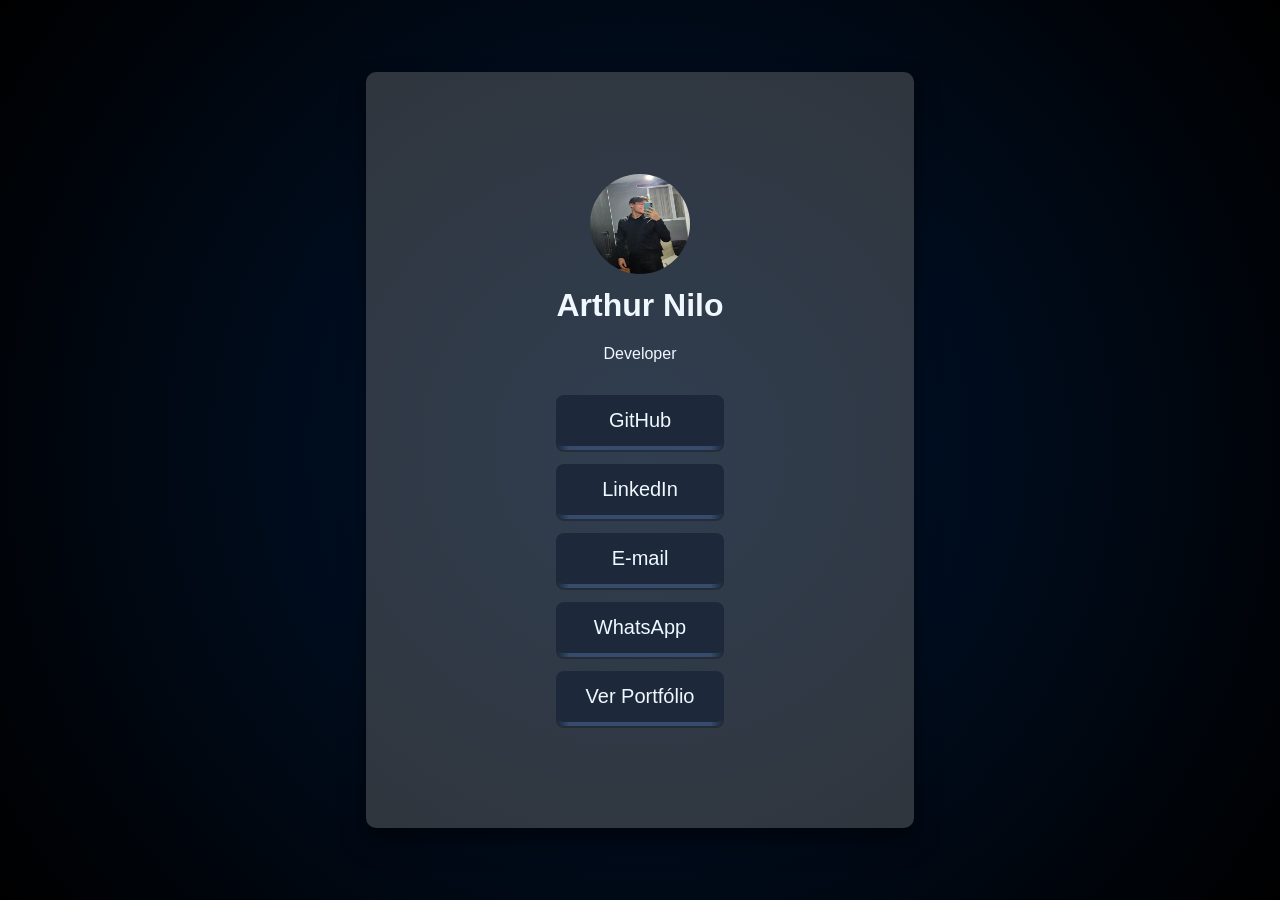
<file: testport/index.html>
<!DOCTYPE html>
<html lang="pt-BR">
<head>
    <meta charset="UTF-8">
    <meta name="viewport" content="width=device-width, initial-scale=1.0">
    <title>Meu Portfólio</title>
    <link rel="stylesheet" href="style.css">
</head>
<body>
 <div class="molde">
    <div class="container">
        <img src="arthur.jpg" alt="Minha Foto" class="profile-pic" height="100px" width="100px">
        <h1>Arthur Nilo</h1>
        <p>Developer</p>
        
        <div class="links">
            <button class="button">
                <span class="shadow"></span>
                <span class="edge"></span>
                <div class="front">
                    <a href="https://github.com/arthurnilo" target="_blank">GitHub</a>
                </div>
              </button>
            <button class="button">
                <span class="shadow"></span>
                <span class="edge"></span>
                <div class="front">
                    <a href="https://linkedin.com/in/seuusuario" target="_blank">LinkedIn</a>
                </div>
            </button>
              <button class="button">
                <span class="shadow"></span>
                <span class="edge"></span>
                <div class="front">
                    <a href="mailto:arthurdetassis@email.com">E-mail</a>
                </div>
              </button>
              <button class="button">
                <span class="shadow"></span>
                <span class="edge"></span>
                <div class="front">
                    <a href="https://wa.me/5527999195885?text=Ol%C3%A1!%20Vim%20pelo%20linktree!%20Meu%20nome%20%C3%A9%3A">WhatsApp</a>
                </div>
              </button>
              <button class="button">
                <span class="shadow"></span>
                <span class="edge"></span>
                <div class="front">
                    <a href="portfolio.html">Ver Portfólio</a>
                </div>
              </button>
        </div>
    </div>
 </div>
</body>
</html>
</file>
<file: testport/style.css>
body {
    background: radial-gradient(circle, rgba(0,22,52,1) 0%, rgba(0,0,0,1) 100%);
    color:aliceblue;
    font-family: Verdana, Geneva, Tahoma, sans-serif;
    display: flex;
    justify-content: center;
    align-items: center;
    height: 100vh;
    width: 100vw;
    border: 0;
    margin: 0;
    padding: 0;
}

h1{
    margin-top: 1vh;
}

.container p{
    margin-bottom: 4vh;
}
.container {
    text-align: center;
    border: 0;
    margin: 0;
    padding: 0;
}

.container img{
    border-radius: 50%;
}

.container a {
    display: flex;
    align-items: center;
    justify-content: center;
    min-height: 3vh;
    text-decoration: none;
    color: aliceblue;
}

.links {
    display: flex;
    flex-direction: column;
    gap: 2vh
}

.molde {
    display: flex;
    justify-content: center;
    align-items: center;
    background-color: rgba(128, 128, 128, 0.377);
    height: 80vh;
    width: 40vw;
    min-width: fit-content;
    min-height: fit-content;
    border-radius: 10px;
    box-shadow: rgba(0, 0, 0, 0.25) 0px 14px 28px, rgba(0, 0, 0, 0.22) 0px 10px 10px;
    padding: 2vh;
    border: 2px;
    border-color: black;
}












/* From Uiverse.io by zymantas-katinas */ 
.button {
    position: relative;
    border: none;
    background: transparent;
    padding: 0;
    outline: none;
    cursor: pointer;
    font-family: sans-serif;
  }
  
  /* Shadow layer */
  .button .shadow {
    position: absolute;
    top: 0;
    left: 0;
    width: 100%;
    height: 100%;
    background: rgba(0, 0, 0, 0.25);
    border-radius: 8px;
    transform: translateY(2px);
    transition: transform 600ms cubic-bezier(0.3, 0.7, 0.4, 1);
  }
  
  /* Edge layer */
  .button .edge {
    position: absolute;
    top: 0;
    left: 0;
    width: 100%;
    height: 100%;
    border-radius: 8px;
    background: linear-gradient(
      to left,
      hsl(217, 33%, 16%) 0%,
      hsl(217, 33%, 32%) 8%,
      hsl(217, 33%, 32%) 92%,
      hsl(217, 33%, 16%) 100%
    );
  }
  
  /* Front layer */
  .button .front {
    position: relative;
    display: flex;
    align-items: center;
    justify-content: center;
    padding: 12px 28px;
    font-size: 1.25rem;
    color: white;
    background: hsl(217, 33%, 17%);
    border-radius: 8px;
    transform: translateY(-4px);
    transition: transform 600ms cubic-bezier(0.3, 0.7, 0.4, 1);
  }
  
  /* Hover and active states */
  .button:hover .shadow {
    transform: translateY(4px);
    transition: transform 250ms cubic-bezier(0.3, 0.7, 0.4, 1.5);
  }
  
  .button:hover .front {
    transform: translateY(-6px);
    transition: transform 250ms cubic-bezier(0.3, 0.7, 0.4, 1.5);
  }
  
  .button:active .shadow {
    transform: translateY(1px);
    transition: transform 34ms;
  }
  
  .button:active .front {
    transform: translateY(-2px);
    transition: transform 34ms;
  }
</file>
